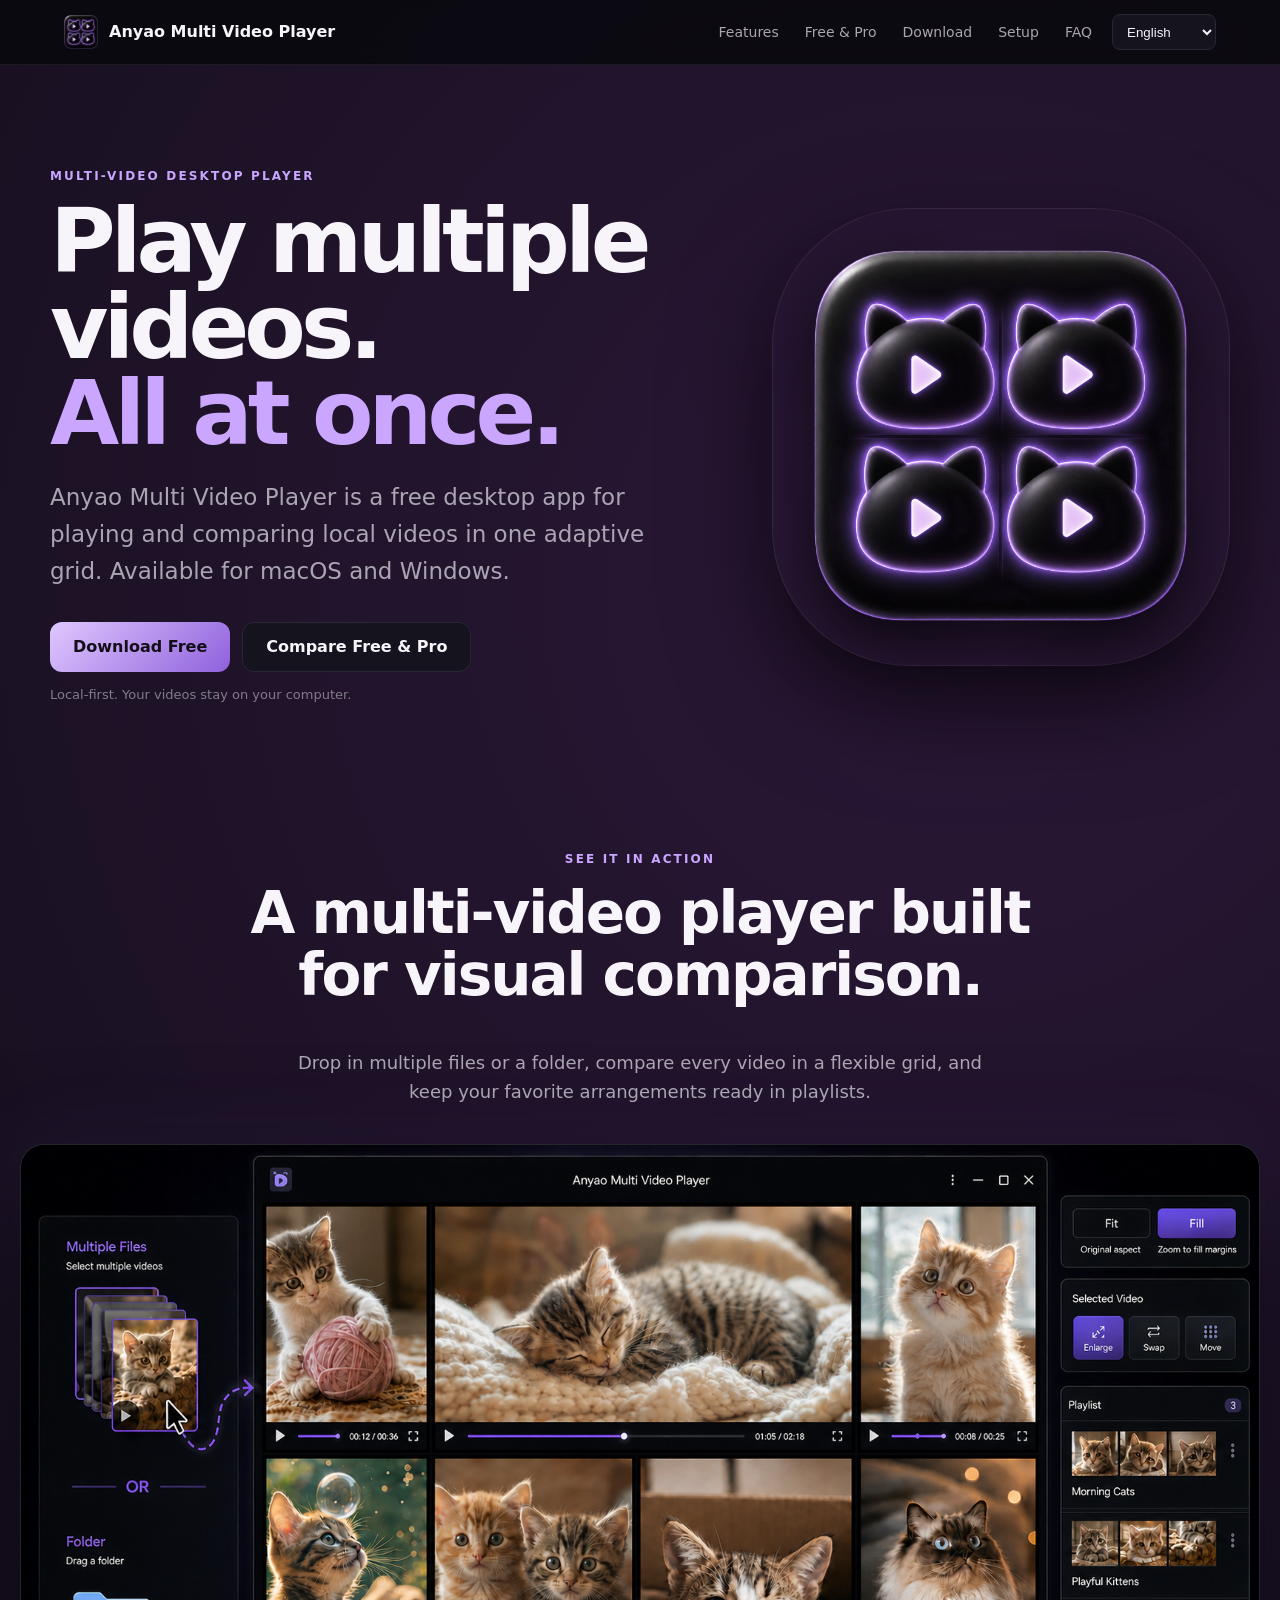
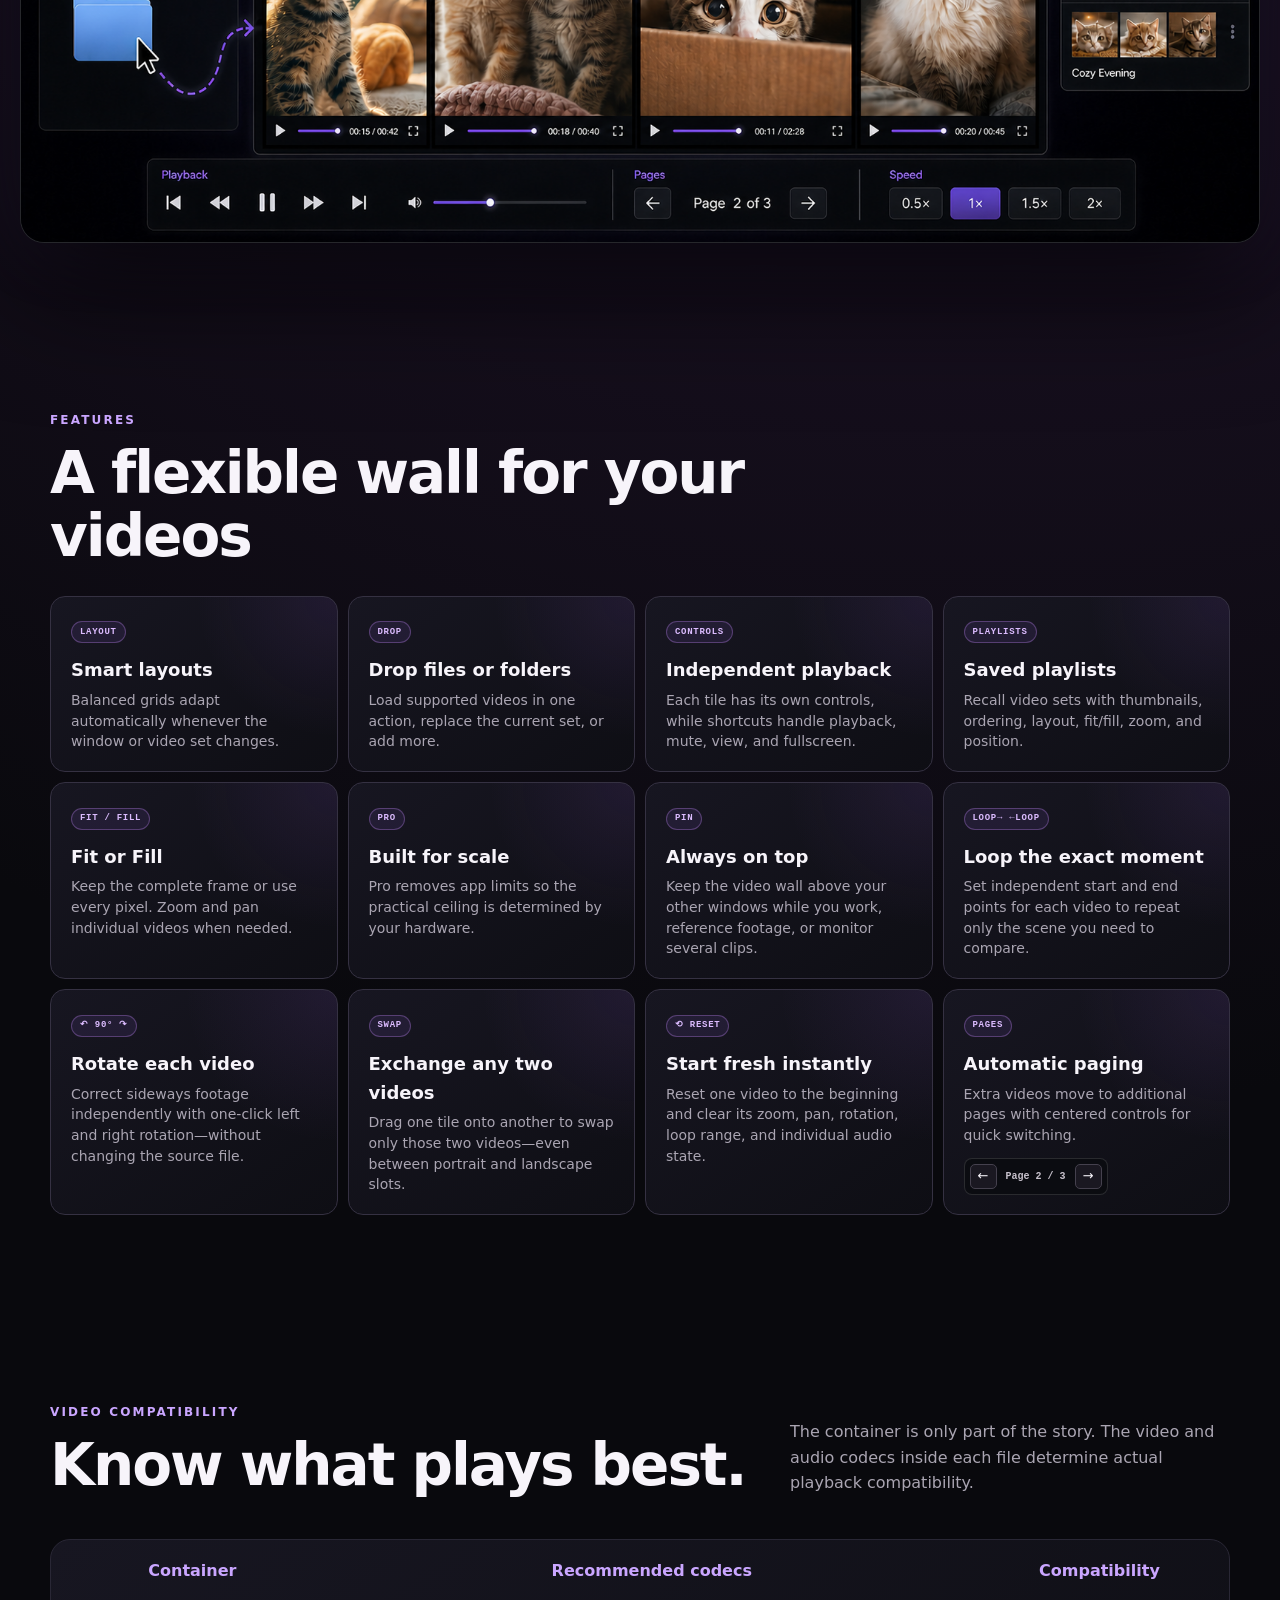
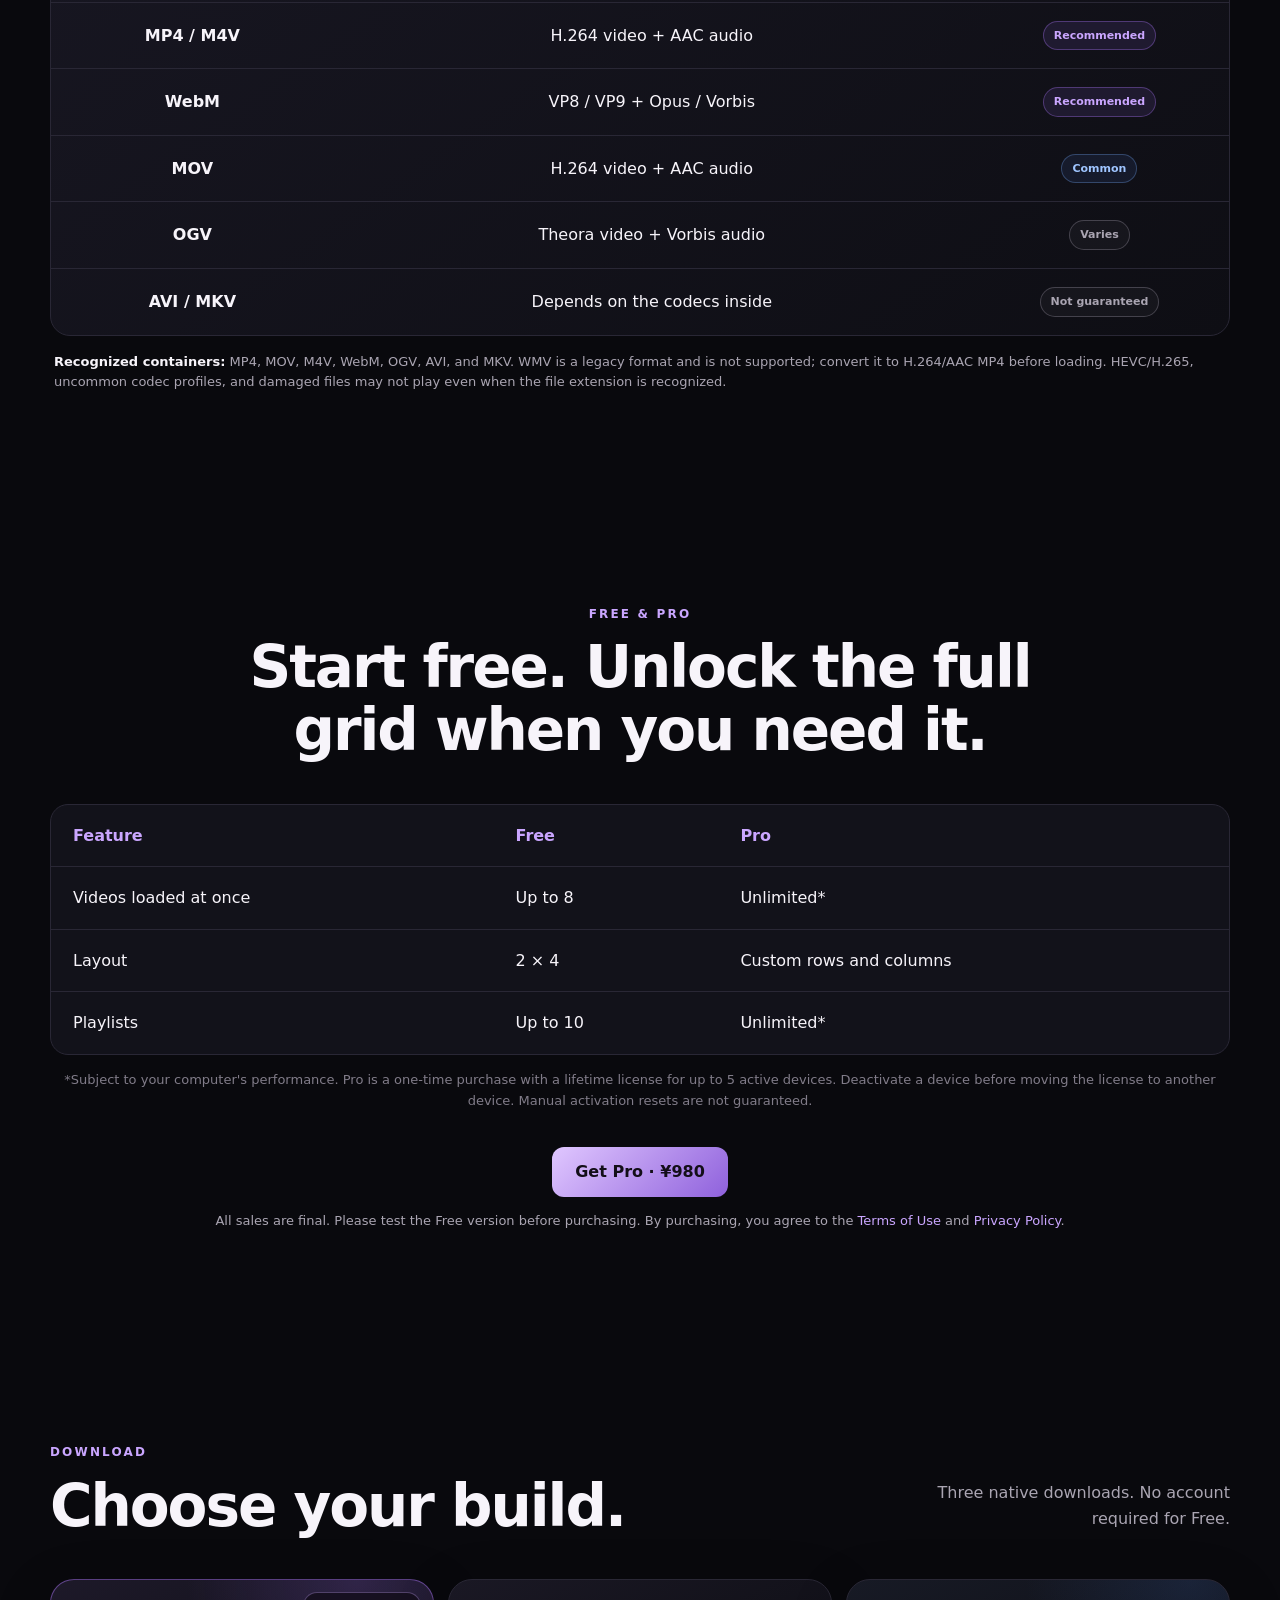
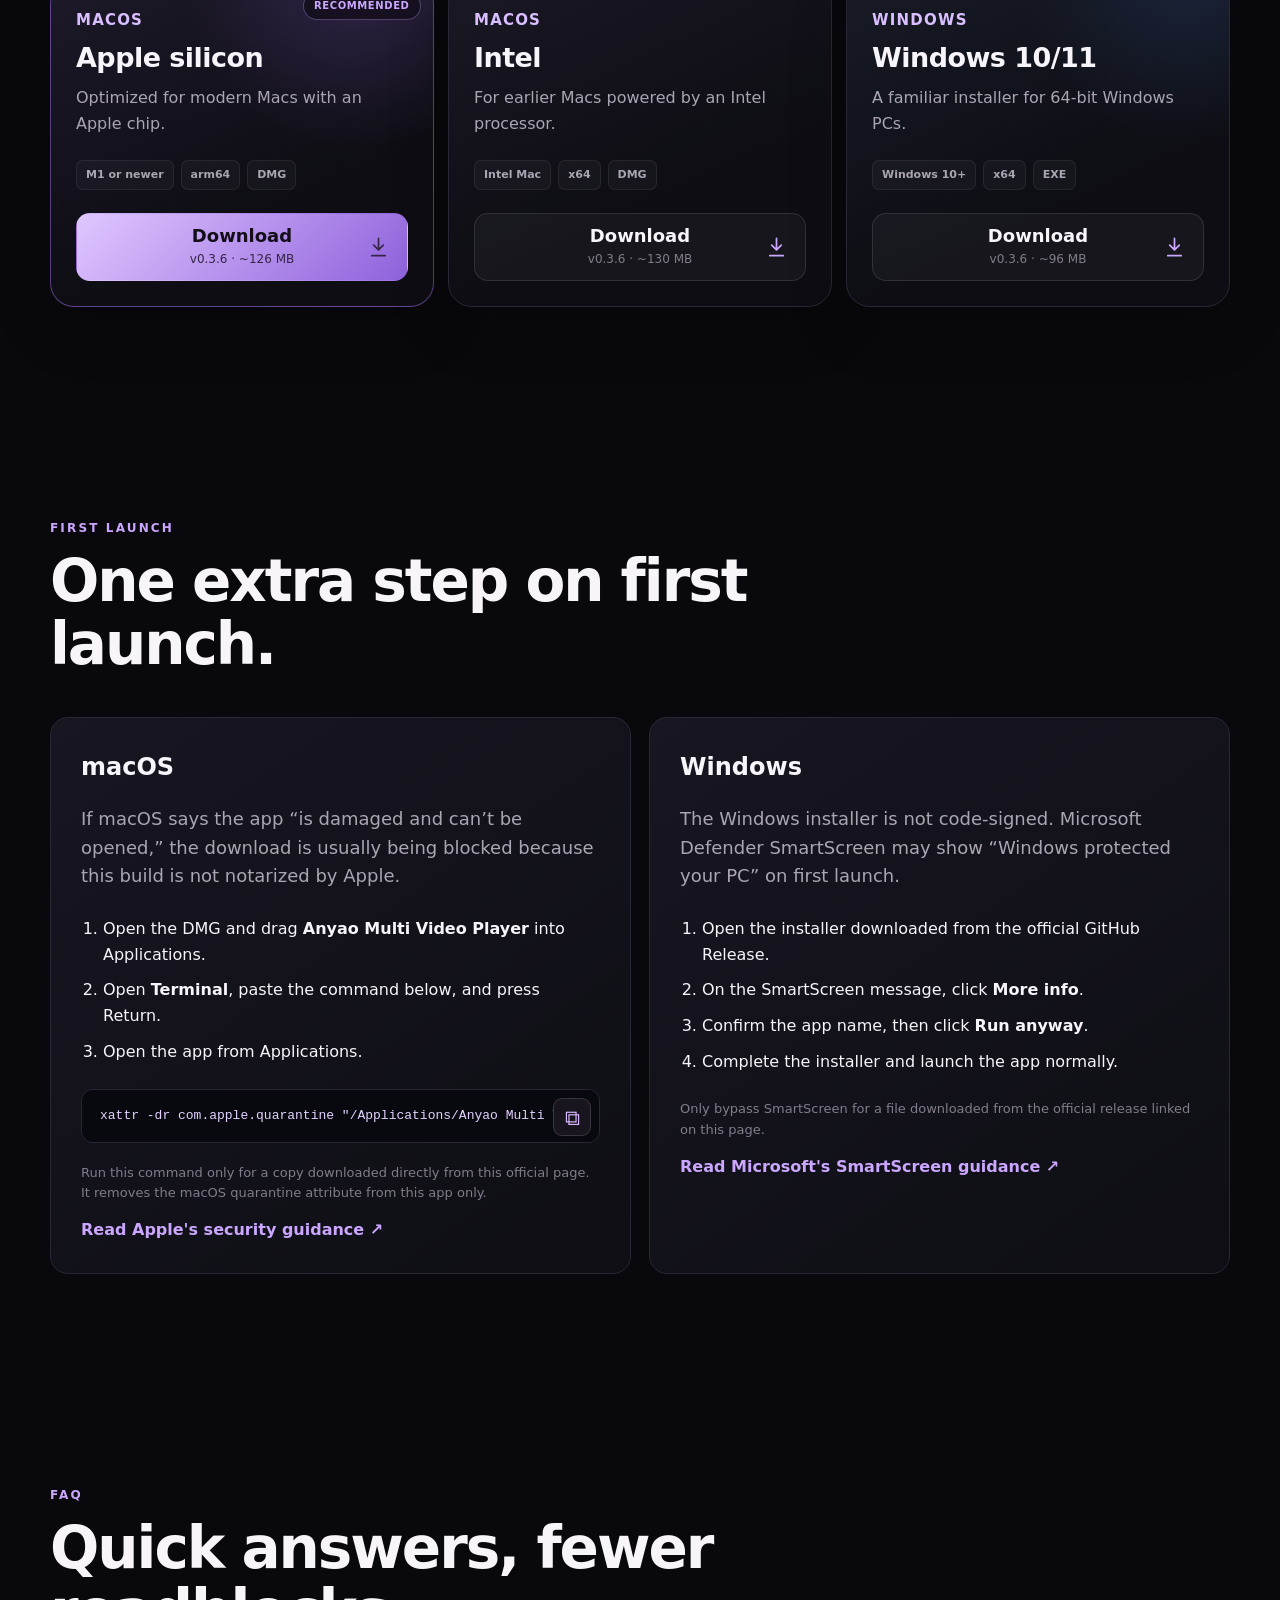
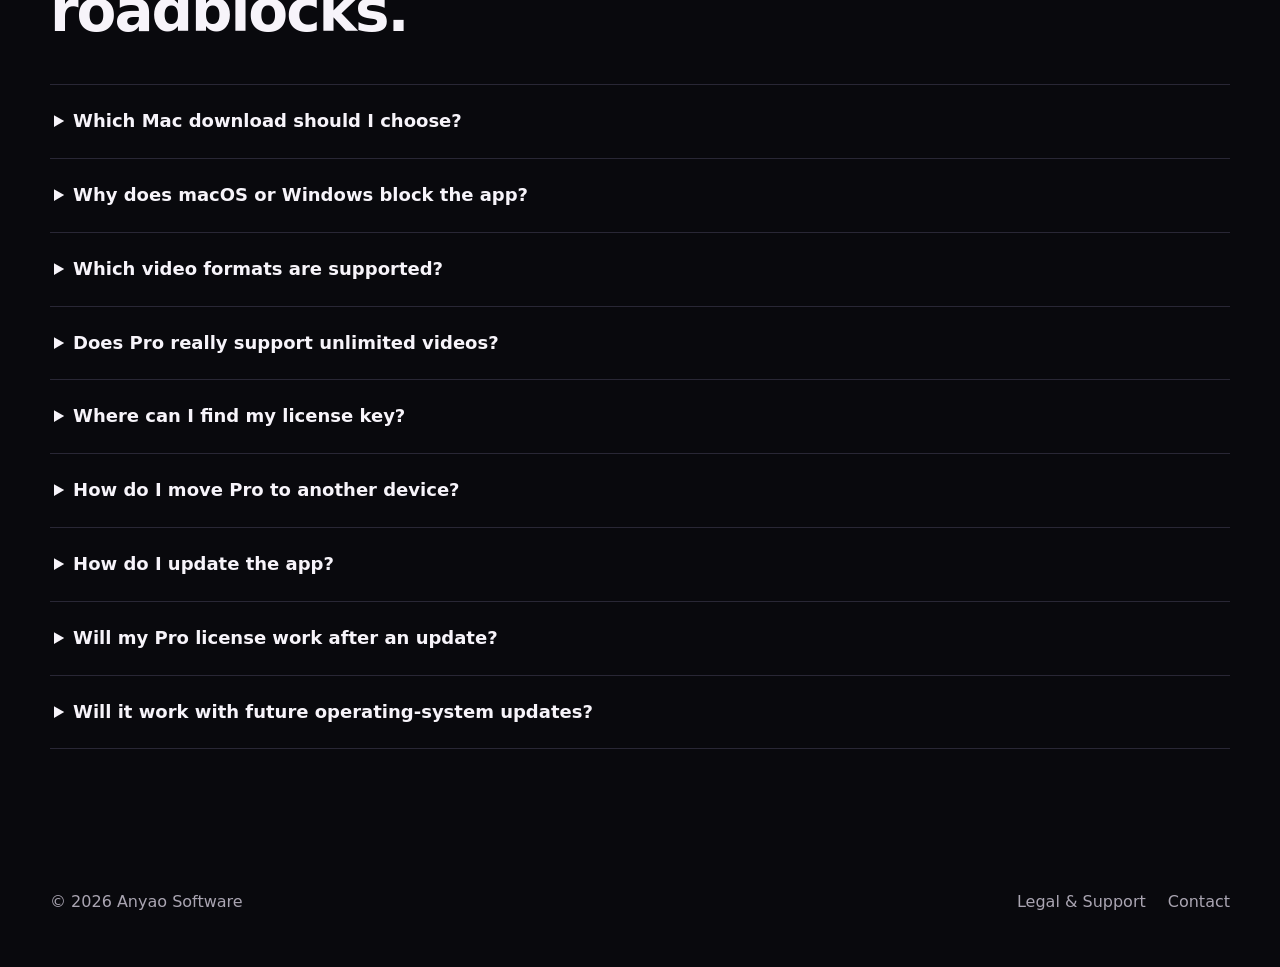
<file: index.html>
<!doctype html>
<html lang="en">
  <head>
    <meta charset="UTF-8" />
    <meta name="viewport" content="width=device-width, initial-scale=1" />
    <meta name="description" content="Play multiple local videos at once with adaptive grids, per-video rotation and looping, saved playlists, and an always-on-top window. Free for Mac and Windows." />
    <meta name="google-site-verification" content="KfYocEQhTSIYEuigC1DOJLBaySNf2OdBuXuCEnFZq0U" />
    <meta name="robots" content="index, follow, max-image-preview:large" />
    <meta name="theme-color" content="#08090c" />
    <title>Multi Video Player for Mac &amp; Windows | Anyao</title>
    <link rel="canonical" href="https://anyao3.github.io/anyao-multi-video-player-site/" />
    <link rel="alternate" hreflang="en" href="https://anyao3.github.io/anyao-multi-video-player-site/" />
    <link rel="alternate" hreflang="ja" href="https://anyao3.github.io/anyao-multi-video-player-site/ja/" />
    <link rel="alternate" hreflang="x-default" href="https://anyao3.github.io/anyao-multi-video-player-site/" />
    <link rel="sitemap" type="application/xml" href="https://anyao3.github.io/anyao-multi-video-player-site/sitemap.xml" />
    <link rel="icon" href="assets/app-icon.png" />
    <link rel="apple-touch-icon" href="assets/app-icon.png" />
    <meta property="og:type" content="website" />
    <meta property="og:locale" content="en_US" />
    <meta property="og:site_name" content="Anyao Multi Video Player" />
    <meta property="og:title" content="Multi Video Player for Mac &amp; Windows | Anyao" />
    <meta property="og:description" content="Compare multiple local videos with rotation, loop ranges, saved layouts, paging, and an always-on-top window." />
    <meta property="og:url" content="https://anyao3.github.io/anyao-multi-video-player-site/" />
    <meta property="og:image" content="https://anyao3.github.io/anyao-multi-video-player-site/assets/app-overview.png" />
    <meta property="og:image:width" content="1672" />
    <meta property="og:image:height" content="941" />
    <meta property="og:image:alt" content="Anyao Multi Video Player displaying several videos together in an adaptive grid" />
    <meta name="twitter:card" content="summary_large_image" />
    <meta name="twitter:title" content="Multi Video Player for Mac &amp; Windows | Anyao" />
    <meta name="twitter:description" content="A local multi-video player with rotation, loop ranges, playlists, paging, and always-on-top PIN mode." />
    <meta name="twitter:image" content="https://anyao3.github.io/anyao-multi-video-player-site/assets/app-overview.png" />
    <meta name="twitter:image:alt" content="Anyao Multi Video Player displaying several videos together in an adaptive grid" />
    <link rel="stylesheet" href="styles.css?v=14" />
    <script src="language.js?v=1"></script>
    <script type="application/ld+json">
      {
        "@context": "https://schema.org",
        "@type": "SoftwareApplication",
        "name": "Anyao Multi Video Player",
        "description": "A local-first desktop application for playing, comparing, rotating, looping, arranging, and paging through multiple videos at once.",
        "url": "https://anyao3.github.io/anyao-multi-video-player-site/",
        "image": "https://anyao3.github.io/anyao-multi-video-player-site/assets/app-overview.png",
        "screenshot": "https://anyao3.github.io/anyao-multi-video-player-site/assets/app-overview.png",
        "applicationCategory": "MultimediaApplication",
        "applicationSubCategory": "Video player",
        "operatingSystem": "macOS, Windows 10, Windows 11",
        "softwareVersion": "0.3.6",
        "isAccessibleForFree": true,
        "offers": {
          "@type": "Offer",
          "name": "Free edition",
          "price": "0",
          "priceCurrency": "JPY",
          "url": "https://anyao3.github.io/anyao-multi-video-player-site/#download",
          "availability": "https://schema.org/InStock"
        },
        "featureList": [
          "Play multiple videos at once",
          "Adaptive portrait and landscape video grids",
          "Independent and global playback controls",
          "Automatic paging for large video sets",
          "Local playlists with thumbnails",
          "Per-video zoom and pan",
          "Per-video 90-degree rotation",
          "Swap videos across portrait and landscape slots",
          "Reset individual videos to their initial state",
          "Per-video loop start and end points",
          "Always-on-top PIN mode",
          "Local-first video processing"
        ],
        "author": {
          "@type": "Organization",
          "name": "Anyao Software",
          "url": "https://anyao3.github.io/anyao-multi-video-player-site/"
        }
      }
    </script>
  </head>
  <body>
    <header class="nav">
      <a class="brand" href="#top"><img src="assets/app-icon.png" alt="" />Anyao Multi Video Player</a>
      <div class="nav-actions"><nav><a href="#features">Features</a><a href="#plans">Free &amp; Pro</a><a href="#download">Download</a><a href="#setup">Setup</a><a href="#faq">FAQ</a></nav><label class="language-picker"><span class="sr-only">Language</span><select data-language-select aria-label="Language"><option value="./" data-language="en">English</option><option value="./ja/" data-language="ja">日本語</option></select></label></div>
    </header>

    <main id="top">
      <section class="hero">
        <div>
          <p class="eyebrow">MULTI-VIDEO DESKTOP PLAYER</p>
          <h1>Play multiple videos.<br /><span>All at once.</span></h1>
          <p class="lead">Anyao Multi Video Player is a free desktop app for playing and comparing local videos in one adaptive grid. Available for macOS and Windows.</p>
          <div class="actions"><a class="button primary download-entry">Download Free</a><a class="button secondary" href="#plans">Compare Free &amp; Pro</a></div>
          <p class="note">Local-first. Your videos stay on your computer.</p>
        </div>
        <div class="visual" aria-label="App icon"><img src="assets/app-icon.png" alt="Four cat faces with play symbols" /></div>
      </section>

      <section class="showcase" aria-labelledby="showcase-title">
        <div class="showcase-copy">
          <p class="eyebrow">SEE IT IN ACTION</p>
          <h2 id="showcase-title">A multi-video player built for visual comparison.</h2>
          <p>Drop in multiple files or a folder, compare every video in a flexible grid, and keep your favorite arrangements ready in playlists.</p>
        </div>
        <figure class="app-overview">
          <img src="assets/app-overview.png" alt="Anyao Multi Video Player showing multiple cat videos in a grid with playback, display, and playlist controls" />
        </figure>
      </section>

      <section id="features" class="section feature-section">
        <p class="eyebrow">FEATURES</p><h2>A flexible wall for your videos</h2>
        <div class="cards">
          <article><span class="feature-tag">LAYOUT</span><h3>Smart layouts</h3><p>Balanced grids adapt automatically whenever the window or video set changes.</p></article>
          <article><span class="feature-tag">DROP</span><h3>Drop files or folders</h3><p>Load supported videos in one action, replace the current set, or add more.</p></article>
          <article><span class="feature-tag">CONTROLS</span><h3>Independent playback</h3><p>Each tile has its own controls, while shortcuts handle playback, mute, view, and fullscreen.</p></article>
          <article><span class="feature-tag">PLAYLISTS</span><h3>Saved playlists</h3><p>Recall video sets with thumbnails, ordering, layout, fit/fill, zoom, and position.</p></article>
          <article><span class="feature-tag">FIT / FILL</span><h3>Fit or Fill</h3><p>Keep the complete frame or use every pixel. Zoom and pan individual videos when needed.</p></article>
          <article><span class="feature-tag">PRO</span><h3>Built for scale</h3><p>Pro removes app limits so the practical ceiling is determined by your hardware.</p></article>
          <article class="feature-highlight"><span class="feature-tag">PIN</span><h3>Always on top</h3><p>Keep the video wall above your other windows while you work, reference footage, or monitor several clips.</p></article>
          <article class="feature-highlight"><span class="feature-tag">LOOP→ ←LOOP</span><h3>Loop the exact moment</h3><p>Set independent start and end points for each video to repeat only the scene you need to compare.</p></article>
          <article class="feature-highlight"><span class="feature-tag">↶ 90° ↷</span><h3>Rotate each video</h3><p>Correct sideways footage independently with one-click left and right rotation—without changing the source file.</p></article>
          <article class="feature-highlight"><span class="feature-tag">SWAP</span><h3>Exchange any two videos</h3><p>Drag one tile onto another to swap only those two videos—even between portrait and landscape slots.</p></article>
          <article class="feature-highlight"><span class="feature-tag">⟲ RESET</span><h3>Start fresh instantly</h3><p>Reset one video to the beginning and clear its zoom, pan, rotation, loop range, and individual audio state.</p></article>
          <article class="paging-feature"><span class="feature-tag">PAGES</span><h3>Automatic paging</h3><p>Extra videos move to additional pages with centered controls for quick switching.</p><div class="pager-demo" aria-label="Example page controls"><span aria-hidden="true">←</span><strong>Page 2 / 3</strong><span aria-hidden="true">→</span></div></article>
        </div>
      </section>

      <section id="formats" class="section formats">
        <div class="formats-heading"><div><p class="eyebrow">VIDEO COMPATIBILITY</p><h2>Know what plays best.</h2></div><p>The container is only part of the story. The video and audio codecs inside each file determine actual playback compatibility.</p></div>
        <div class="format-table-wrap"><table class="format-table"><thead><tr><th>Container</th><th>Recommended codecs</th><th>Compatibility</th></tr></thead><tbody>
          <tr><td><strong>MP4 / M4V</strong></td><td>H.264 video + AAC audio</td><td><span class="compatibility best">Recommended</span></td></tr>
          <tr><td><strong>WebM</strong></td><td>VP8 / VP9 + Opus / Vorbis</td><td><span class="compatibility best">Recommended</span></td></tr>
          <tr><td><strong>MOV</strong></td><td>H.264 video + AAC audio</td><td><span class="compatibility good">Common</span></td></tr>
          <tr><td><strong>OGV</strong></td><td>Theora video + Vorbis audio</td><td><span class="compatibility varies">Varies</span></td></tr>
          <tr><td><strong>AVI / MKV</strong></td><td>Depends on the codecs inside</td><td><span class="compatibility varies">Not guaranteed</span></td></tr>
        </tbody></table></div>
        <p class="format-note"><strong>Recognized containers:</strong> MP4, MOV, M4V, WebM, OGV, AVI, and MKV. WMV is a legacy format and is not supported; convert it to H.264/AAC MP4 before loading. HEVC/H.265, uncommon codec profiles, and damaged files may not play even when the file extension is recognized.</p>
      </section>

      <section id="plans" class="section plans">
        <p class="eyebrow">FREE &amp; PRO</p><h2>Start free. Unlock the full grid when you need it.</h2>
        <div class="table-wrap"><table><thead><tr><th>Feature</th><th>Free</th><th>Pro</th></tr></thead><tbody>
          <tr><td>Videos loaded at once</td><td>Up to 8</td><td>Unlimited*</td></tr>
          <tr><td>Layout</td><td>2 × 4</td><td>Custom rows and columns</td></tr>
          <tr><td>Playlists</td><td>Up to 10</td><td>Unlimited*</td></tr>
        </tbody></table></div>
        <p class="note">*Subject to your computer's performance. Pro is a one-time purchase with a lifetime license for up to 5 active devices. Deactivate a device before moving the license to another device. Manual activation resets are not guaranteed.</p>
        <a class="button primary buy-link">Get Pro · ¥980</a>
        <p class="legal-note">All sales are final. Please test the Free version before purchasing. By purchasing, you agree to the <a href="legal.html#terms">Terms of Use</a> and <a href="legal.html#privacy">Privacy Policy</a>.</p>
      </section>

      <section id="download" class="section downloads">
        <div class="download-heading"><div><p class="eyebrow">DOWNLOAD</p><h2>Choose your build.</h2></div><p>Three native downloads. No account required for Free.</p></div>
        <div class="download-grid">
          <article class="download-card featured">
            <span class="recommended">Recommended</span>
            <div><span class="platform">macOS</span><h3>Apple silicon</h3><p>Optimized for modern Macs with an Apple chip.</p></div>
            <div class="download-meta"><span>M1 or newer</span><span>arm64</span><span>DMG</span></div>
            <a class="download-cta download-mac-arm64"><span>Download</span><small>v0.3.6 · ~126 MB</small><svg aria-hidden="true" viewBox="0 0 24 24"><path d="M12 3v12m0 0 5-5m-5 5-5-5M5 21h14" /></svg></a>
          </article>
          <article class="download-card">
            <div><span class="platform">macOS</span><h3>Intel</h3><p>For earlier Macs powered by an Intel processor.</p></div>
            <div class="download-meta"><span>Intel Mac</span><span>x64</span><span>DMG</span></div>
            <a class="download-cta download-mac-x64"><span>Download</span><small>v0.3.6 · ~130 MB</small><svg aria-hidden="true" viewBox="0 0 24 24"><path d="M12 3v12m0 0 5-5m-5 5-5-5M5 21h14" /></svg></a>
          </article>
          <article class="download-card windows-card">
            <div><span class="platform">Windows</span><h3>Windows 10/11</h3><p>A familiar installer for 64-bit Windows PCs.</p></div>
            <div class="download-meta"><span>Windows 10+</span><span>x64</span><span>EXE</span></div>
            <a class="download-cta download-windows"><span>Download</span><small>v0.3.6 · ~96 MB</small><svg aria-hidden="true" viewBox="0 0 24 24"><path d="M12 3v12m0 0 5-5m-5 5-5-5M5 21h14" /></svg></a>
          </article>
        </div>
      </section>

      <section id="setup" class="section setup-section">
        <p class="eyebrow">FIRST LAUNCH</p>
        <h2>One extra step on first launch.</h2>
        <div class="setup-grid">
          <div class="setup-copy">
            <h3>macOS</h3>
            <p>If macOS says the app “is damaged and can’t be opened,” the download is usually being blocked because this build is not notarized by Apple.</p>
            <ol>
              <li>Open the DMG and drag <strong>Anyao Multi Video Player</strong> into Applications.</li>
              <li>Open <strong>Terminal</strong>, paste the command below, and press Return.</li>
              <li>Open the app from Applications.</li>
            </ol>
            <div class="command-block">
              <pre class="command"><code id="setup-mac-command">xattr -dr com.apple.quarantine "/Applications/Anyao Multi Video Player.app"</code></pre>
              <button type="button" class="command-copy-button" data-copy-target="setup-mac-command" aria-label="Copy Terminal command" title="Copy command"><span aria-hidden="true">⧉</span></button>
            </div>
            <p class="note">Run this command only for a copy downloaded directly from this official page. It removes the macOS quarantine attribute from this app only.</p>
            <a class="text-link" href="https://support.apple.com/102445" target="_blank" rel="noreferrer">Read Apple's security guidance ↗</a>
          </div>
          <div class="setup-copy">
            <h3>Windows</h3>
            <p>The Windows installer is not code-signed. Microsoft Defender SmartScreen may show “Windows protected your PC” on first launch.</p>
            <ol>
              <li>Open the installer downloaded from the official GitHub Release.</li>
              <li>On the SmartScreen message, click <strong>More info</strong>.</li>
              <li>Confirm the app name, then click <strong>Run anyway</strong>.</li>
              <li>Complete the installer and launch the app normally.</li>
            </ol>
            <p class="note">Only bypass SmartScreen for a file downloaded from the official release linked on this page.</p>
            <a class="text-link" href="https://support.microsoft.com/windows/help-protect-my-pc-with-microsoft-defender-smartscreen-1c9a874a-6826-be5e-0c7b-1306e15b2271" target="_blank" rel="noreferrer">Read Microsoft's SmartScreen guidance ↗</a>
          </div>
        </div>
      </section>

      <section id="faq" class="section faq">
        <p class="eyebrow">FAQ</p><h2>Quick answers, fewer roadblocks.</h2>
        <div class="faq-list">
          <details><summary>Which Mac download should I choose?</summary><p>Choose arm64 for Apple silicon (M1 or newer) and x64 for an Intel Mac. Check Apple menu → About This Mac if you are unsure.</p></details>
          <details><summary>Why does macOS or Windows block the app?</summary><p>The builds are not registered or notarized with Apple and Microsoft. If macOS says the app is damaged, copy it to Applications and run the Terminal command in the <a href="#setup">first-launch instructions</a>. On Windows, select <strong>More info → Run anyway</strong>. Follow these steps only for files downloaded directly from this official page.</p></details>
          <details><summary>Which video formats are supported?</summary><p>See the <a href="#formats">Video Compatibility table</a> above. MP4 or M4V with H.264/AAC and WebM with VP8/VP9 are recommended; playback of every codec is not guaranteed. WMV is not supported and should be converted to H.264/AAC MP4.</p></details>
          <details><summary>Does Pro really support unlimited videos?</summary><p>Pro removes the app's numeric limit. The practical number of simultaneous videos depends on your computer, available memory, GPU, video resolution, bitrate, and codec.</p></details>
          <details><summary>Where can I find my license key?</summary><p>Use the link in your Polar purchase email or sign in to the <a href="https://polar.sh/purchases" target="_blank" rel="noreferrer">Polar customer portal</a> with the email address used at checkout. Your purchase includes the Pro license key.</p></details>
          <details><summary>How do I move Pro to another device?</summary><p>Open the license screen on the old device and select Deactivate License before activating the new device. Up to five devices can be active at once. Manual activation resets are not guaranteed.</p></details>
          <details><summary>How do I update the app?</summary><p>Quit the app and download the latest build for your computer. On macOS, open the new DMG, drag the app to Applications, and choose <strong>Replace</strong>. On Windows, run the new installer over the existing installation. Do not uninstall the old version or deactivate your license first. Your Pro license and local settings should remain available after an in-place update. If Pro is not recognized, activate it again with the same license key from the <a href="https://polar.sh/purchases" target="_blank" rel="noreferrer">Polar customer portal</a>. Because the builds are unsigned, your operating system may show the first-launch warning again after an update.</p></details>
          <details><summary>Will my Pro license work after an update?</summary><p>Yes. Updating Anyao Multi Video Player does not require another purchase, and your existing Pro license remains valid. Available updates may be installed at no additional charge, but future updates, new features, and continued operating-system compatibility are not guaranteed.</p></details>
          <details><summary>Will it work with future operating-system updates?</summary><p>Continued compatibility with future macOS or Windows versions is not guaranteed. Updates and fixes may be provided on a reasonable-efforts basis, without a guaranteed schedule.</p></details>
        </div>
      </section>
    </main>

    <dialog class="mac-download-dialog" id="mac-download-dialog" aria-labelledby="mac-dialog-title">
      <form method="dialog"><button class="dialog-close" aria-label="Close">×</button></form>
      <p class="eyebrow">BEFORE YOU INSTALL</p>
      <h2 id="mac-dialog-title">One command may be required.</h2>
      <p>Because this build is not notarized by Apple, macOS may say the app “is damaged.” After dragging the app into Applications, open Terminal and run:</p>
      <pre class="command"><code id="mac-command">xattr -dr com.apple.quarantine "/Applications/Anyao Multi Video Player.app"</code></pre>
      <p class="dialog-note">Only run this command for the app downloaded directly from this official page.</p>
      <div class="dialog-actions">
        <button type="button" class="copy-command" data-copy-target="mac-command">Copy command</button>
        <a class="dialog-download" href="#">Download DMG</a>
      </div>
      <a class="dialog-help" href="#setup">View full first-launch instructions ↓</a>
    </dialog>

    <footer><span>© 2026 Anyao Software</span><div class="footer-links"><a href="legal.html">Legal &amp; Support</a><a href="mailto:anyao.support@gmail.com">Contact</a></div></footer>
    <script src="site-config.js?v=7"></script>
  </body>
</html>
</file>
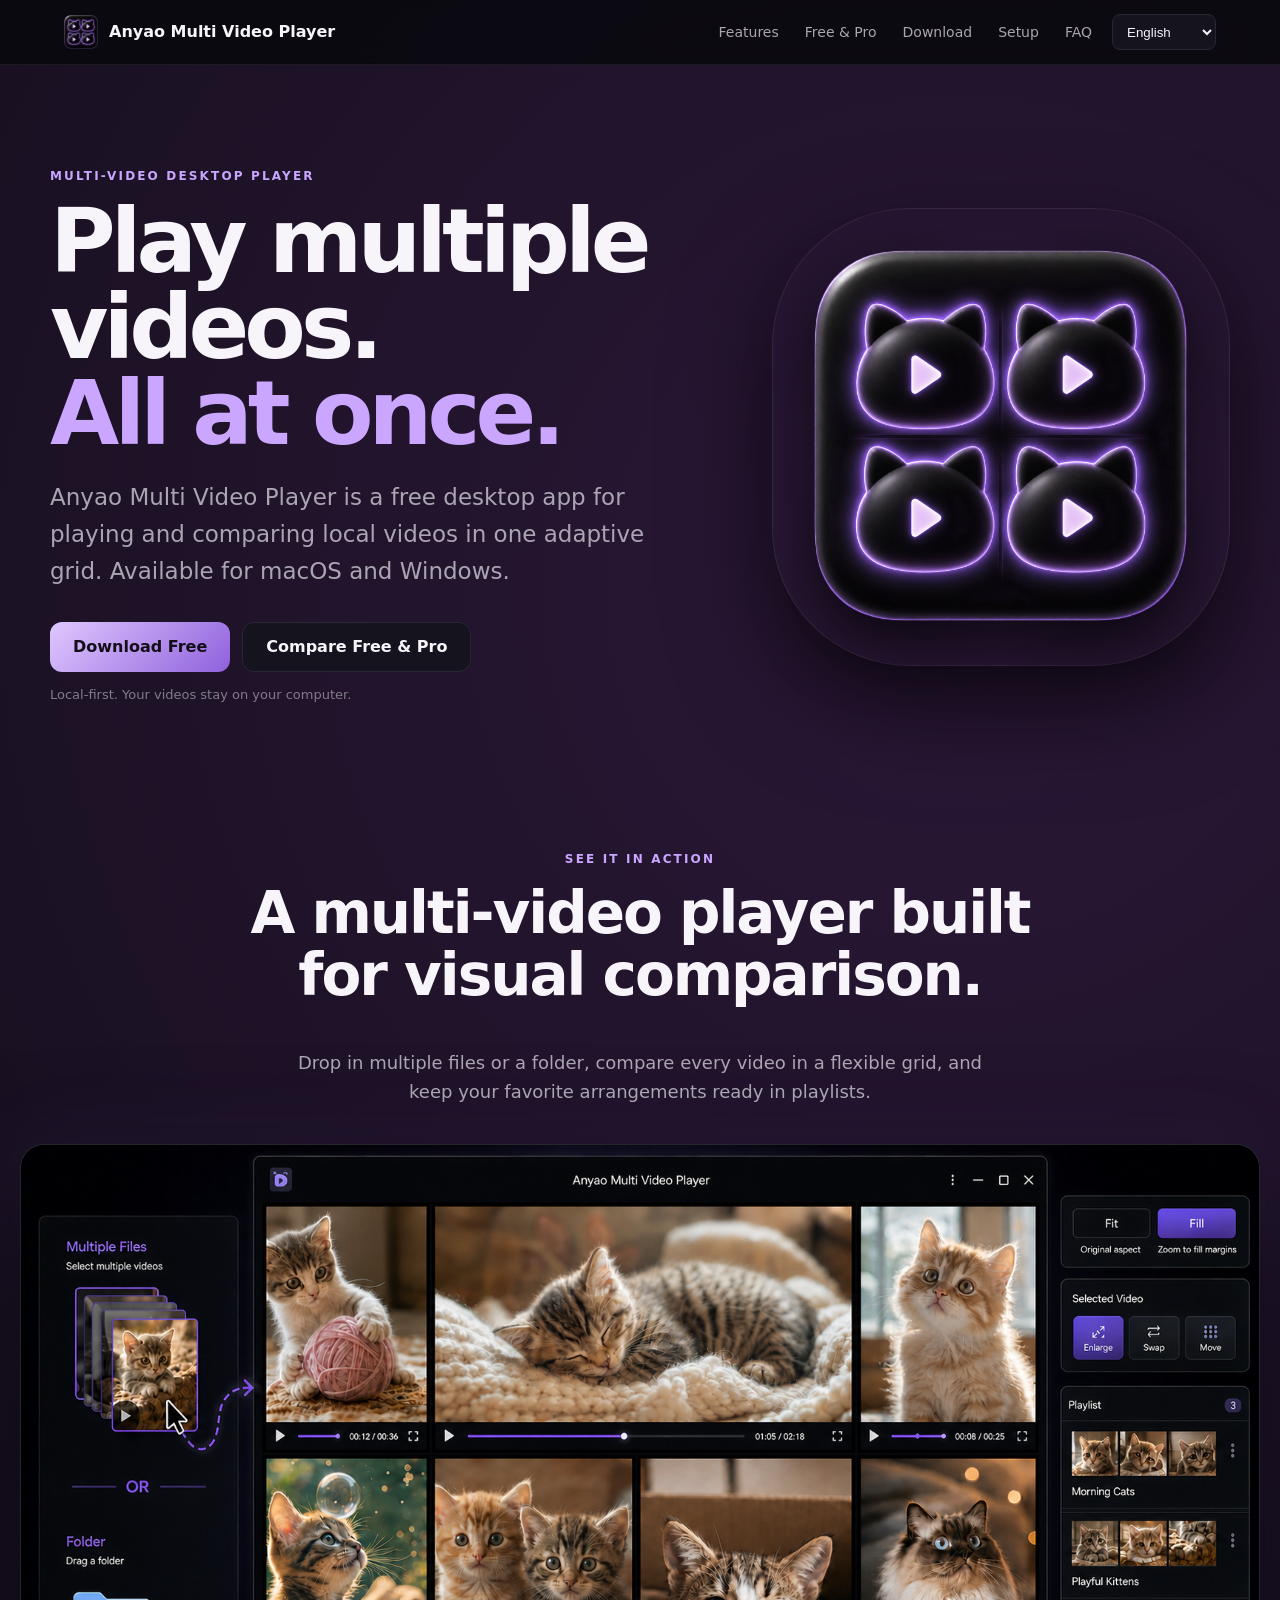
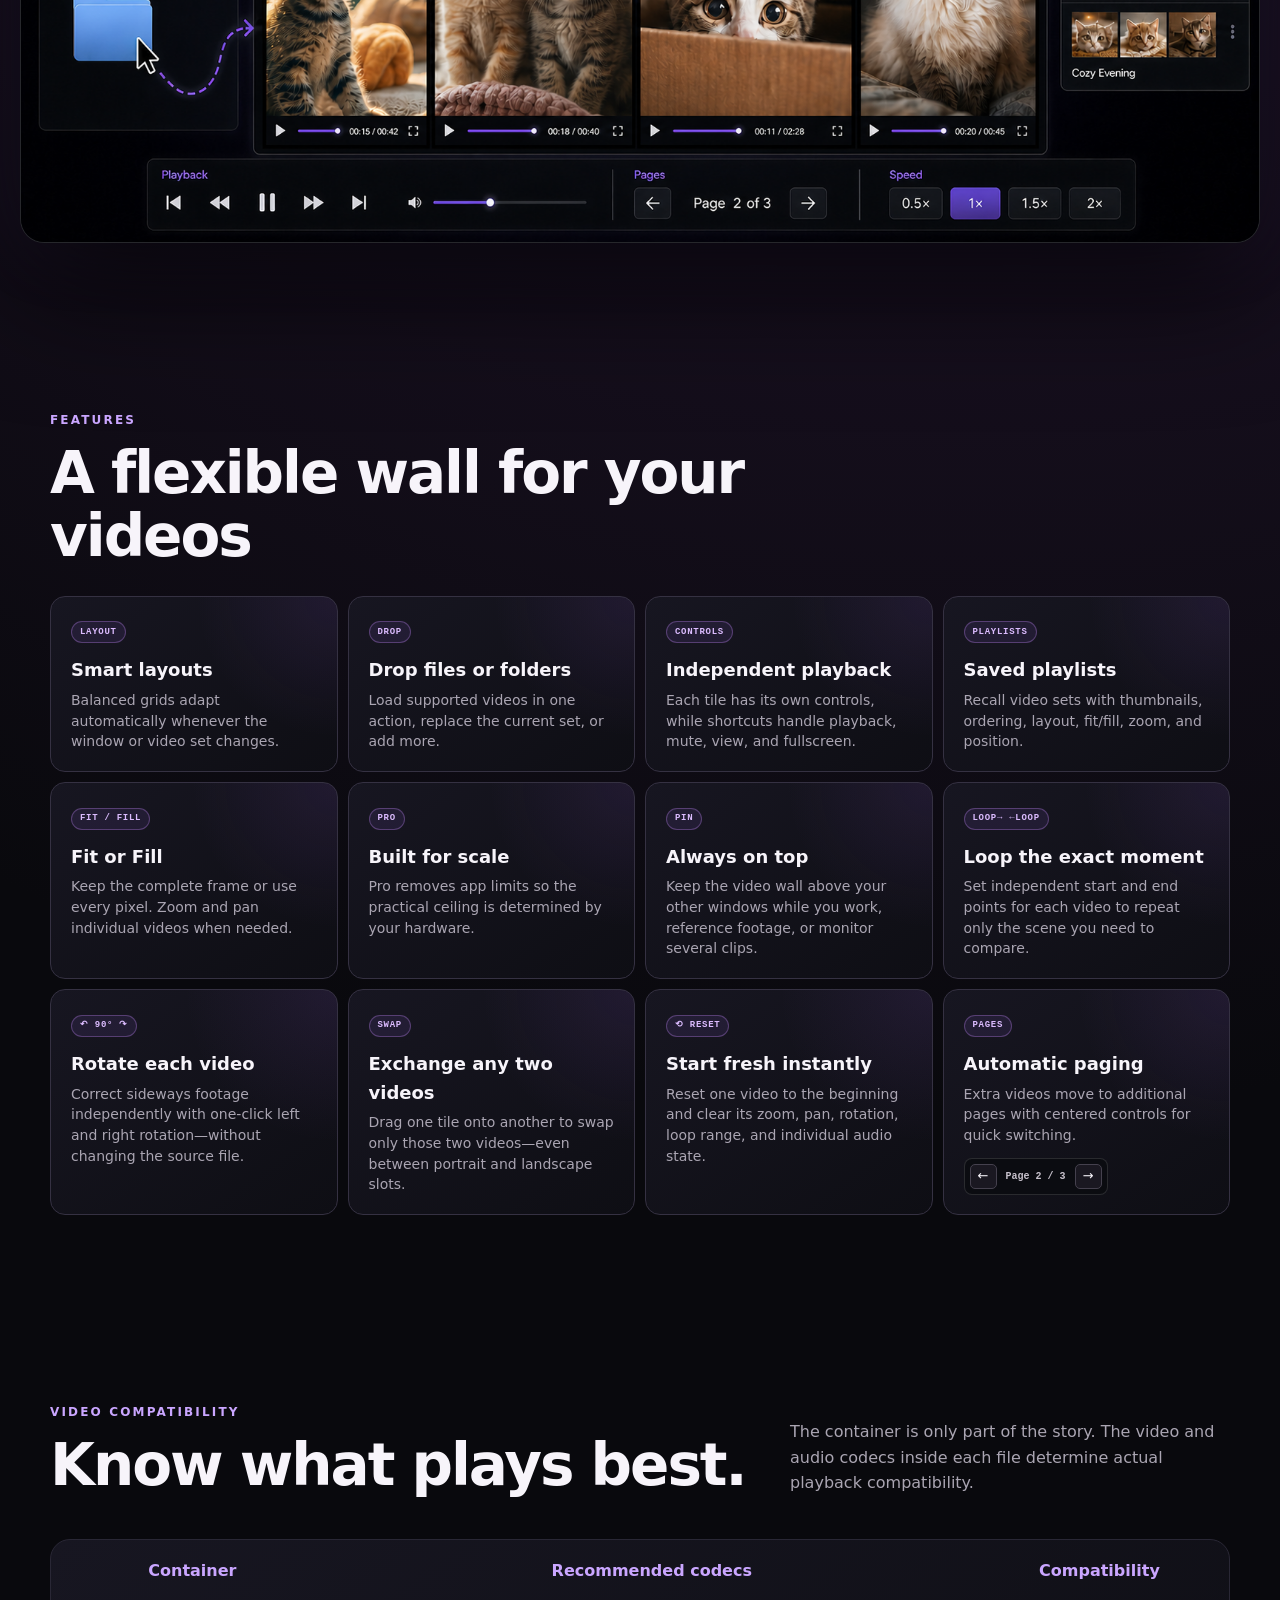
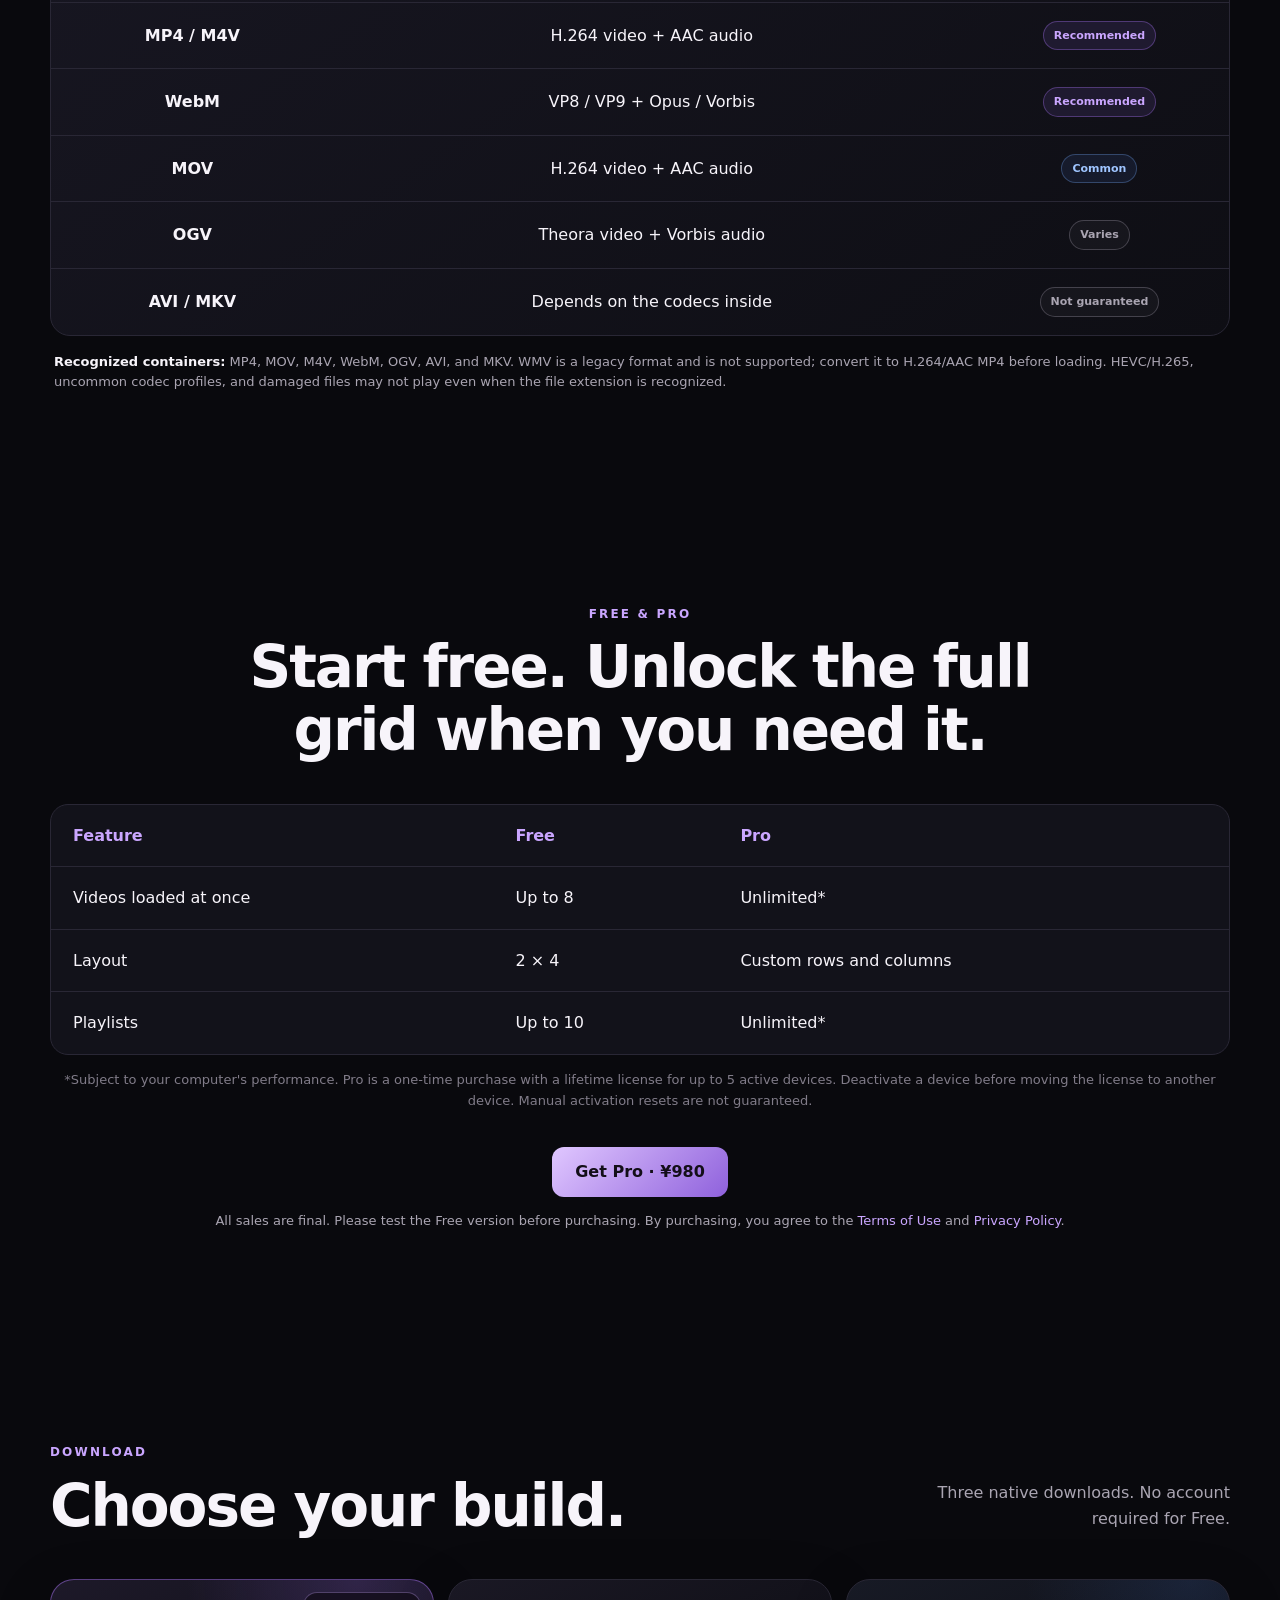
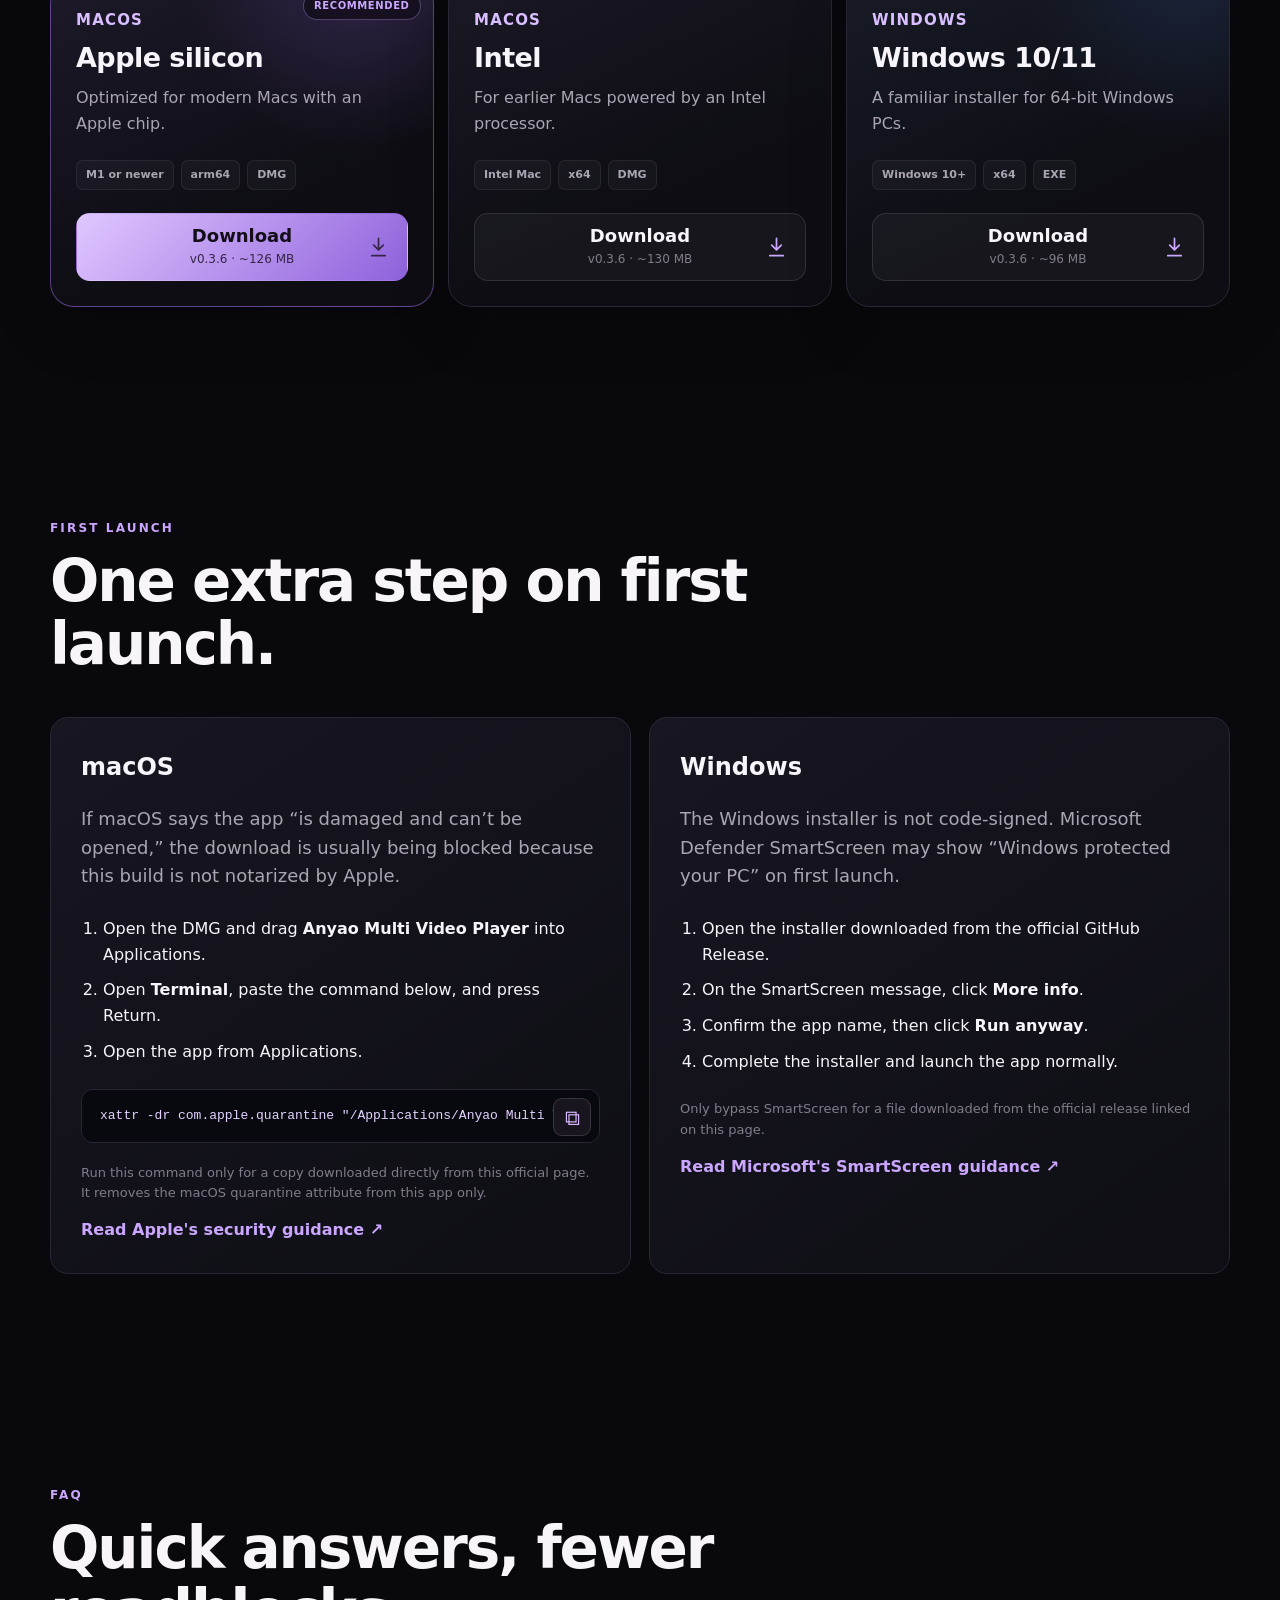
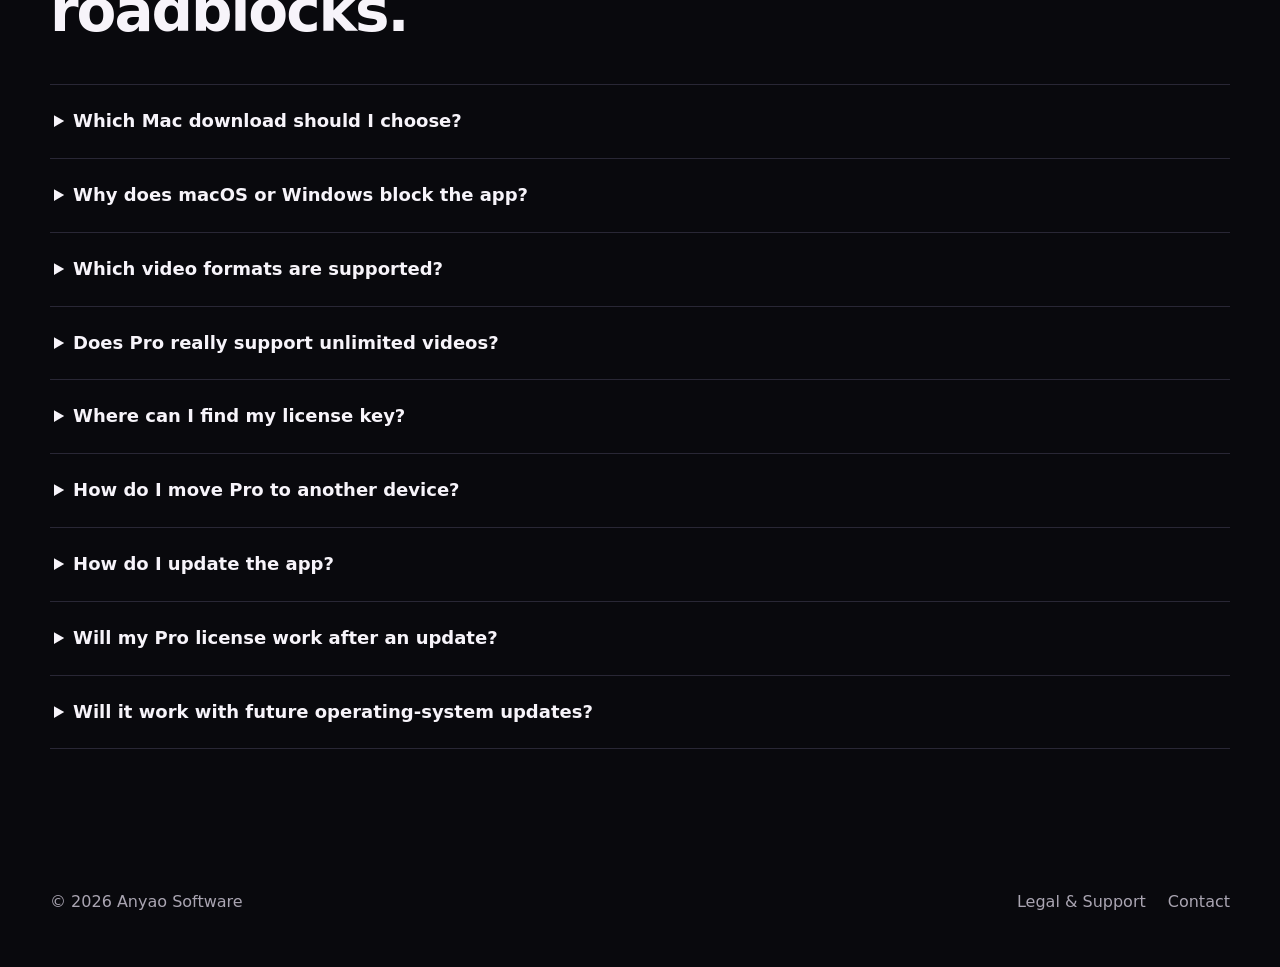
<file: ja/index.html>
<!doctype html>
<html lang="ja">
  <head>
    <meta charset="UTF-8" />
    <meta name="viewport" content="width=device-width, initial-scale=1" />
    <meta name="description" content="複数のローカル動画を同時再生・比較できるMac・Windows向け無料デスクトップアプリ。自動グリッド、動画ごとのループ・回転、プレイリスト保存に対応。" />
    <meta name="robots" content="index, follow, max-image-preview:large" />
    <meta name="theme-color" content="#08090c" />
    <title>複数動画を同時再生・比較 | Anyao Multi Video Player</title>
    <link rel="canonical" href="https://anyao3.github.io/anyao-multi-video-player-site/ja/" />
    <link rel="alternate" hreflang="en" href="https://anyao3.github.io/anyao-multi-video-player-site/" />
    <link rel="alternate" hreflang="ja" href="https://anyao3.github.io/anyao-multi-video-player-site/ja/" />
    <link rel="alternate" hreflang="x-default" href="https://anyao3.github.io/anyao-multi-video-player-site/" />
    <link rel="sitemap" type="application/xml" href="https://anyao3.github.io/anyao-multi-video-player-site/sitemap.xml" />
    <link rel="icon" href="../assets/app-icon.png" />
    <link rel="apple-touch-icon" href="../assets/app-icon.png" />
    <meta property="og:type" content="website" />
    <meta property="og:locale" content="ja_JP" />
    <meta property="og:locale:alternate" content="en_US" />
    <meta property="og:site_name" content="Anyao Multi Video Player" />
    <meta property="og:title" content="複数動画を同時再生・比較 | Anyao Multi Video Player" />
    <meta property="og:description" content="複数のローカル動画を、自動グリッド・個別ループ・回転・プレイリストで効率よく比較。" />
    <meta property="og:url" content="https://anyao3.github.io/anyao-multi-video-player-site/ja/" />
    <meta property="og:image" content="https://anyao3.github.io/anyao-multi-video-player-site/assets/app-overview.png" />
    <meta property="og:image:alt" content="複数の動画をグリッド表示するAnyao Multi Video Player" />
    <meta name="twitter:card" content="summary_large_image" />
    <meta name="twitter:title" content="複数動画を同時再生・比較 | Anyao" />
    <meta name="twitter:description" content="ローカル動画をまとめて比較できるMac・Windows向けマルチ動画プレイヤー。" />
    <meta name="twitter:image" content="https://anyao3.github.io/anyao-multi-video-player-site/assets/app-overview.png" />
    <link rel="stylesheet" href="../styles.css?v=14" />
    <script src="../language.js?v=1"></script>
    <script type="application/ld+json">
      {
        "@context": "https://schema.org",
        "@type": "SoftwareApplication",
        "name": "Anyao Multi Video Player",
        "description": "複数のローカル動画を同時に再生・比較・回転・ループ・配置できるデスクトップアプリケーション。",
        "url": "https://anyao3.github.io/anyao-multi-video-player-site/ja/",
        "applicationCategory": "MultimediaApplication",
        "operatingSystem": "macOS, Windows 10, Windows 11",
        "softwareVersion": "0.3.6",
        "isAccessibleForFree": true,
        "offers": { "@type": "Offer", "name": "無料版", "price": "0", "priceCurrency": "JPY", "availability": "https://schema.org/InStock" },
        "author": { "@type": "Organization", "name": "Anyao Software" }
      }
    </script>
  </head>
  <body>
    <header class="nav">
      <a class="brand" href="#top"><img src="../assets/app-icon.png" alt="" />Anyao Multi Video Player</a>
      <div class="nav-actions"><nav><a href="#features">機能</a><a href="#plans">無料版・Pro</a><a href="#download">ダウンロード</a><a href="#setup">初回起動</a><a href="#faq">FAQ</a></nav><label class="language-picker"><span class="sr-only">言語</span><select data-language-select aria-label="言語"><option value="../" data-language="en">English</option><option value="./" data-language="ja">日本語</option></select></label></div>
    </header>

    <main id="top">
      <section class="hero">
        <div>
          <p class="eyebrow">マルチ動画デスクトッププレイヤー</p>
          <h1>複数の動画を、<br /><span>同時に再生。</span></h1>
          <p class="lead">ローカル動画を1つの自動グリッドで再生・比較できる無料デスクトップアプリです。macOSとWindowsに対応しています。</p>
          <div class="actions"><a class="button primary download-entry">無料でダウンロード</a><a class="button secondary" href="#plans">無料版とProを比較</a></div>
          <p class="note">ローカル完結。動画ファイルが外部へアップロードされることはありません。</p>
        </div>
        <div class="visual" aria-label="アプリアイコン"><img src="../assets/app-icon.png" alt="再生マークの付いた4匹の猫" /></div>
      </section>

      <section class="showcase" aria-labelledby="showcase-title">
        <div class="showcase-copy"><p class="eyebrow">画面イメージ</p><h2 id="showcase-title">動画比較のためにつくられたマルチ動画プレイヤー。</h2><p>複数ファイルやフォルダを追加し、柔軟なグリッドで比較。よく使う構成はプレイリストとしてすぐに呼び出せます。</p></div>
        <figure class="app-overview"><img src="../assets/app-overview.png" alt="複数動画を並べて表示したアプリ画面" /></figure>
      </section>

      <section id="features" class="section feature-section">
        <p class="eyebrow">主な機能</p><h2>動画に合わせて変化する、柔軟なビデオウォール</h2>
        <div class="cards">
          <article><span class="feature-tag">レイアウト</span><h3>自動グリッド</h3><p>ウインドウサイズや動画構成に合わせて、縦動画と横動画を効率よく配置します。</p></article>
          <article><span class="feature-tag">ドロップ</span><h3>ファイル・フォルダ対応</h3><p>まとめて追加、新規プレイリスト、ドロップ先1本だけの置換を選べます。</p></article>
          <article><span class="feature-tag">個別操作</span><h3>動画ごとのコントロール</h3><p>再生、音量、シーク、ループ、回転、ズームを各動画で個別に操作できます。</p></article>
          <article><span class="feature-tag">プレイリスト</span><h3>構成をそのまま保存</h3><p>並び順、サムネイル、ループ、回転、表示比率までローカルに保存します。</p></article>
          <article><span class="feature-tag">FIT / FILL</span><h3>全体表示・画面充填</h3><p>フレーム全体を表示するか、タイル全体を使うかを切り替えられます。</p></article>
          <article><span class="feature-tag">PRO</span><h3>大規模な比較にも</h3><p>Proでは動画数・プレイリスト数のアプリ上限を解除し、グリッドを細かく設定できます。</p></article>
          <article class="feature-highlight"><span class="feature-tag">PIN</span><h3>常に手前に表示</h3><p>ほかの作業をしながら、動画ウォールを前面に固定できます。</p></article>
          <article class="feature-highlight"><span class="feature-tag">LOOP→ ←LOOP</span><h3>必要な場面だけループ</h3><p>各動画に開始・終了位置を設定し、比較したい区間だけを繰り返せます。</p></article>
          <article class="feature-highlight"><span class="feature-tag">↶ 90° ↷</span><h3>動画ごとに回転</h3><p>元ファイルを変更せず、横向きの動画を左右90度単位で修正できます。</p></article>
          <article class="feature-highlight"><span class="feature-tag">SWAP</span><h3>ドラッグで位置交換</h3><p>縦動画・横動画の枠をまたいで、2つの動画の位置を交換できます。</p></article>
          <article class="feature-highlight"><span class="feature-tag">GRID</span><h3>境界をドラッグ</h3><p>行や列の境界を動かし、見たい動画へ必要なスペースを配分できます。</p></article>
          <article class="paging-feature"><span class="feature-tag">ページ</span><h3>自動ページ分け</h3><p>画面に収まらない動画は追加ページへ自動配置されます。</p><div class="pager-demo" aria-label="ページ操作の例"><span aria-hidden="true">←</span><strong>Page 2 / 3</strong><span aria-hidden="true">→</span></div></article>
        </div>
      </section>

      <section id="formats" class="section formats">
        <div class="formats-heading"><div><p class="eyebrow">動画互換性</p><h2>再生しやすい形式</h2></div><p>拡張子だけでなく、ファイル内部の映像・音声コーデックによって実際の再生可否が決まります。</p></div>
        <div class="format-table-wrap"><table class="format-table"><thead><tr><th>形式</th><th>推奨コーデック</th><th>目安</th></tr></thead><tbody>
          <tr><td><strong>MP4 / M4V</strong></td><td>H.264 + AAC</td><td><span class="compatibility best">推奨</span></td></tr>
          <tr><td><strong>WebM</strong></td><td>VP8 / VP9 + Opus / Vorbis</td><td><span class="compatibility best">推奨</span></td></tr>
          <tr><td><strong>MOV</strong></td><td>H.264 + AAC</td><td><span class="compatibility good">一般的</span></td></tr>
          <tr><td><strong>OGV</strong></td><td>Theora + Vorbis</td><td><span class="compatibility varies">環境依存</span></td></tr>
          <tr><td><strong>AVI / MKV</strong></td><td>内部コーデックによる</td><td><span class="compatibility varies">保証なし</span></td></tr>
        </tbody></table></div>
        <p class="format-note"><strong>認識するコンテナ：</strong>MP4、MOV、M4V、WebM、OGV、AVI、MKV。WMVは非対応です。HEVC/H.265、特殊なプロファイル、破損ファイルは拡張子が対応していても再生できない場合があります。</p>
      </section>

      <section id="plans" class="section plans">
        <p class="eyebrow">無料版・PRO</p><h2>まず無料で試し、必要になったら上限を解除。</h2>
        <div class="table-wrap"><table><thead><tr><th>機能</th><th>無料版</th><th>Pro</th></tr></thead><tbody>
          <tr><td>同時に読み込める動画</td><td>最大8本</td><td>アプリ上限なし*</td></tr>
          <tr><td>グリッド</td><td>2 × 4固定</td><td>ページ数・行・列を設定可能</td></tr>
          <tr><td>保存プレイリスト</td><td>最大10件</td><td>アプリ上限なし*</td></tr>
        </tbody></table></div>
        <p class="note">*実際の上限はパソコンの性能、動画解像度、コーデックなどに依存します。Proは買い切りで、同時に最大5台まで有効化できます。</p>
        <a class="button primary buy-link">Proを購入 · ¥980</a>
        <p class="legal-note">購入前に無料版で動作をご確認ください。デジタル商品のため原則返金不可です。購入により<a href="../legal.html#terms">利用規約</a>と<a href="../legal.html#privacy">プライバシーポリシー</a>（正式版は英語）に同意したものとみなされます。</p>
      </section>

      <section id="download" class="section downloads">
        <div class="download-heading"><div><p class="eyebrow">ダウンロード</p><h2>お使いの環境を選択</h2></div><p>無料版はアカウント登録不要です。</p></div>
        <div class="download-grid">
          <article class="download-card featured"><span class="recommended">おすすめ</span><div><span class="platform">macOS</span><h3>Appleシリコン</h3><p>M1以降のAppleチップ搭載Mac向け。</p></div><div class="download-meta"><span>macOS</span><span>arm64</span><span>DMG</span></div><a class="download-cta download-mac-arm64"><span>ダウンロード</span><small>v0.3.6 · 約126 MB</small><svg aria-hidden="true" viewBox="0 0 24 24"><path d="M12 3v12m0 0 5-5m-5 5-5-5M5 21h14" /></svg></a></article>
          <article class="download-card"><div><span class="platform">macOS</span><h3>Intel</h3><p>Intelプロセッサ搭載Mac向け。</p></div><div class="download-meta"><span>macOS</span><span>x64</span><span>DMG</span></div><a class="download-cta download-mac-x64"><span>ダウンロード</span><small>v0.3.6 · 約130 MB</small><svg aria-hidden="true" viewBox="0 0 24 24"><path d="M12 3v12m0 0 5-5m-5 5-5-5M5 21h14" /></svg></a></article>
          <article class="download-card windows-card"><div><span class="platform">Windows</span><h3>Windows 10 / 11</h3><p>64ビットWindows PC向けインストーラー。</p></div><div class="download-meta"><span>Windows</span><span>x64</span><span>EXE</span></div><a class="download-cta download-windows"><span>ダウンロード</span><small>v0.3.6 · 約96 MB</small><svg aria-hidden="true" viewBox="0 0 24 24"><path d="M12 3v12m0 0 5-5m-5 5-5-5M5 21h14" /></svg></a></article>
        </div>
      </section>

      <section id="setup" class="section setup-section">
        <p class="eyebrow">初回起動</p><h2>初回のみ、OSの警告解除が必要な場合があります。</h2>
        <div class="setup-grid">
          <article class="setup-copy"><h3>macOS</h3><p>この配布版はAppleの公証を受けていないため、「壊れているため開けません」と表示される場合があります。</p><ol><li>DMGを開き、アプリを「アプリケーション」フォルダへドラッグします。</li><li>「ターミナル」を開きます。</li><li>次のコマンドを貼り付けてReturnキーを押します。</li><li>アプリケーションフォルダから起動します。</li></ol><div class="command-block"><pre class="command"><code id="setup-mac-command">xattr -dr com.apple.quarantine "/Applications/Anyao Multi Video Player.app"</code></pre><button type="button" class="command-copy-button" data-copy-target="setup-mac-command" aria-label="ターミナルコマンドをコピー" title="コピー"><span aria-hidden="true">⧉</span></button></div><p class="note">この公式ページから直接ダウンロードしたアプリに対してのみ実行してください。このコマンドは対象アプリの隔離属性だけを削除します。</p></article>
          <article class="setup-copy"><h3>Windows</h3><p>インストーラーはコード署名されていないため、Microsoft Defender SmartScreenが警告を表示する場合があります。</p><ol><li>ダウンロードしたインストーラーを実行します。</li><li>「WindowsによってPCが保護されました」と表示されたら「詳細情報」を選びます。</li><li>発行元とファイル名を確認し、「実行」を選びます。</li></ol><p class="note">この公式ページのリンクから取得したファイルに対してのみ警告を解除してください。警告内容やファイル名が異なる場合は実行しないでください。</p></article>
        </div>
      </section>

      <section id="faq" class="section faq">
        <p class="eyebrow">FAQ</p><h2>よくある質問</h2>
        <div class="faq-list">
          <details><summary>Macはどちらを選べばよいですか？</summary><p>M1以降はAppleシリコン版、Intelプロセッサ搭載MacはIntel版を選んでください。「Appleメニュー → このMacについて」で確認できます。</p></details>
          <details><summary>なぜOSから警告されるのですか？</summary><p>現在の配布版はAppleの公証およびMicrosoftのコード署名を受けていないためです。必ずこの公式ページからダウンロードし、上記の<a href="#setup">初回起動手順</a>に従ってください。</p></details>
          <details><summary>どの動画形式に対応していますか？</summary><p>MP4/M4V（H.264/AAC）とWebM（VP8/VP9）を推奨します。対応拡張子でも内部コーデックによって再生できない場合があります。</p></details>
          <details><summary>Proの「上限なし」とは？</summary><p>アプリが動画数・プレイリスト数を制限しないという意味です。実際に同時再生できる本数は、メモリ、GPU、解像度、ビットレート、コーデックに依存します。</p></details>
          <details><summary>ライセンスキーはどこで確認できますか？</summary><p>購入時のPolarメールに記載されたリンク、または<a href="https://polar.sh/purchases" target="_blank" rel="noreferrer">Polar購入者ポータル</a>で確認できます。</p></details>
          <details><summary>別の端末へ移行できますか？</summary><p>古い端末のライセンス画面でDeactivate Licenseを実行してから、新しい端末で有効化してください。同時に最大5台まで利用できます。</p></details>
          <details><summary>アップデート方法は？</summary><p>アプリを終了し、新しい版を上書きインストールしてください。アンインストールやライセンス解除は不要です。署名されていないため、更新後も初回起動警告が表示される場合があります。</p></details>
        </div>
      </section>
    </main>

    <dialog class="mac-download-dialog" id="mac-download-dialog" aria-labelledby="mac-dialog-title">
      <form method="dialog"><button class="dialog-close" aria-label="閉じる">×</button></form><p class="eyebrow">インストール前に</p><h2 id="mac-dialog-title">初回にコマンドが必要な場合があります。</h2><p>Appleの公証を受けていないため、macOSがアプリを「壊れている」と表示する場合があります。アプリケーションフォルダへコピーした後、ターミナルで次を実行してください。</p><pre class="command"><code id="mac-command">xattr -dr com.apple.quarantine "/Applications/Anyao Multi Video Player.app"</code></pre><p class="dialog-note">この公式ページからダウンロードしたアプリに対してのみ実行してください。</p><div class="dialog-actions"><button type="button" class="copy-command" data-copy-target="mac-command">コマンドをコピー</button><a class="dialog-download" href="#">DMGをダウンロード</a></div><a class="dialog-help" href="#setup">初回起動手順を見る ↓</a>
    </dialog>

    <footer><span>© 2026 Anyao Software</span><div class="footer-links"><a href="../legal.html">利用規約・サポート（英語）</a><a href="mailto:anyao.support@gmail.com">お問い合わせ</a></div></footer>
    <script src="../site-config.js?v=7"></script>
  </body>
</html>
</file>
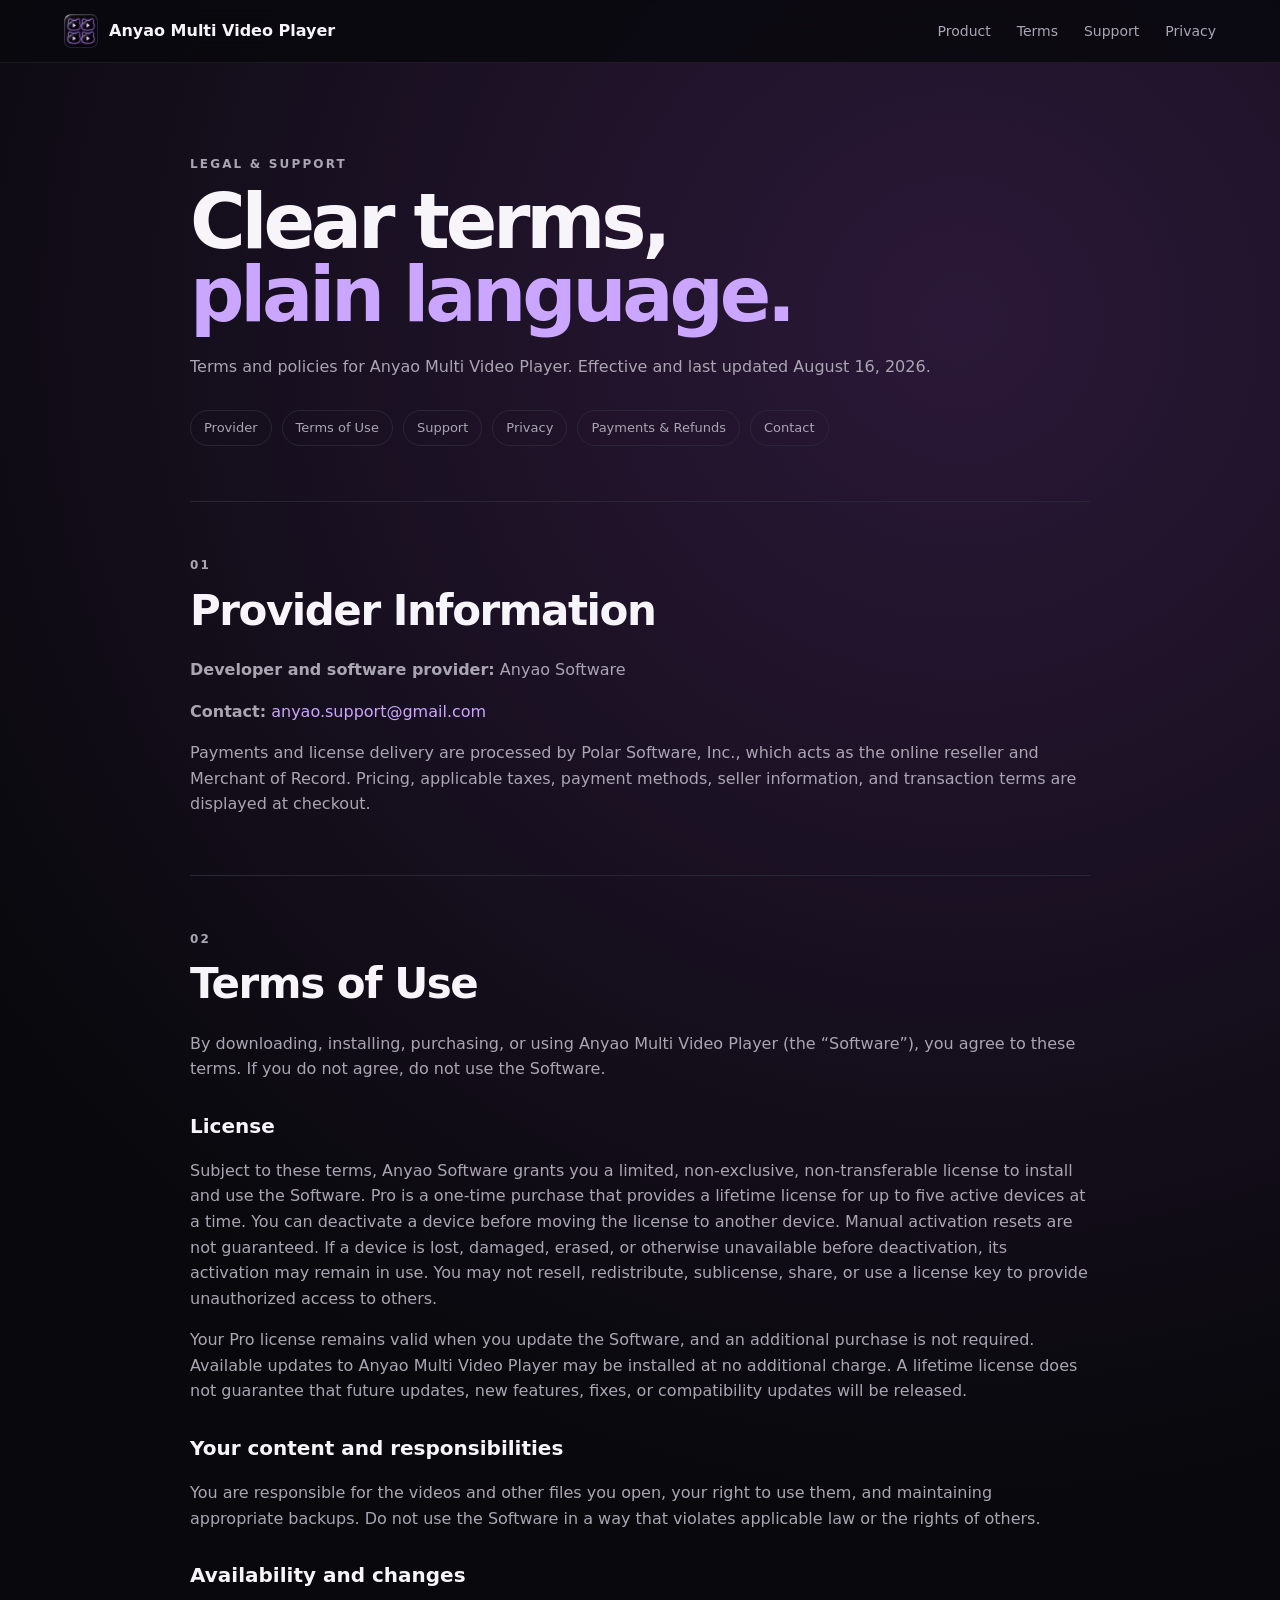
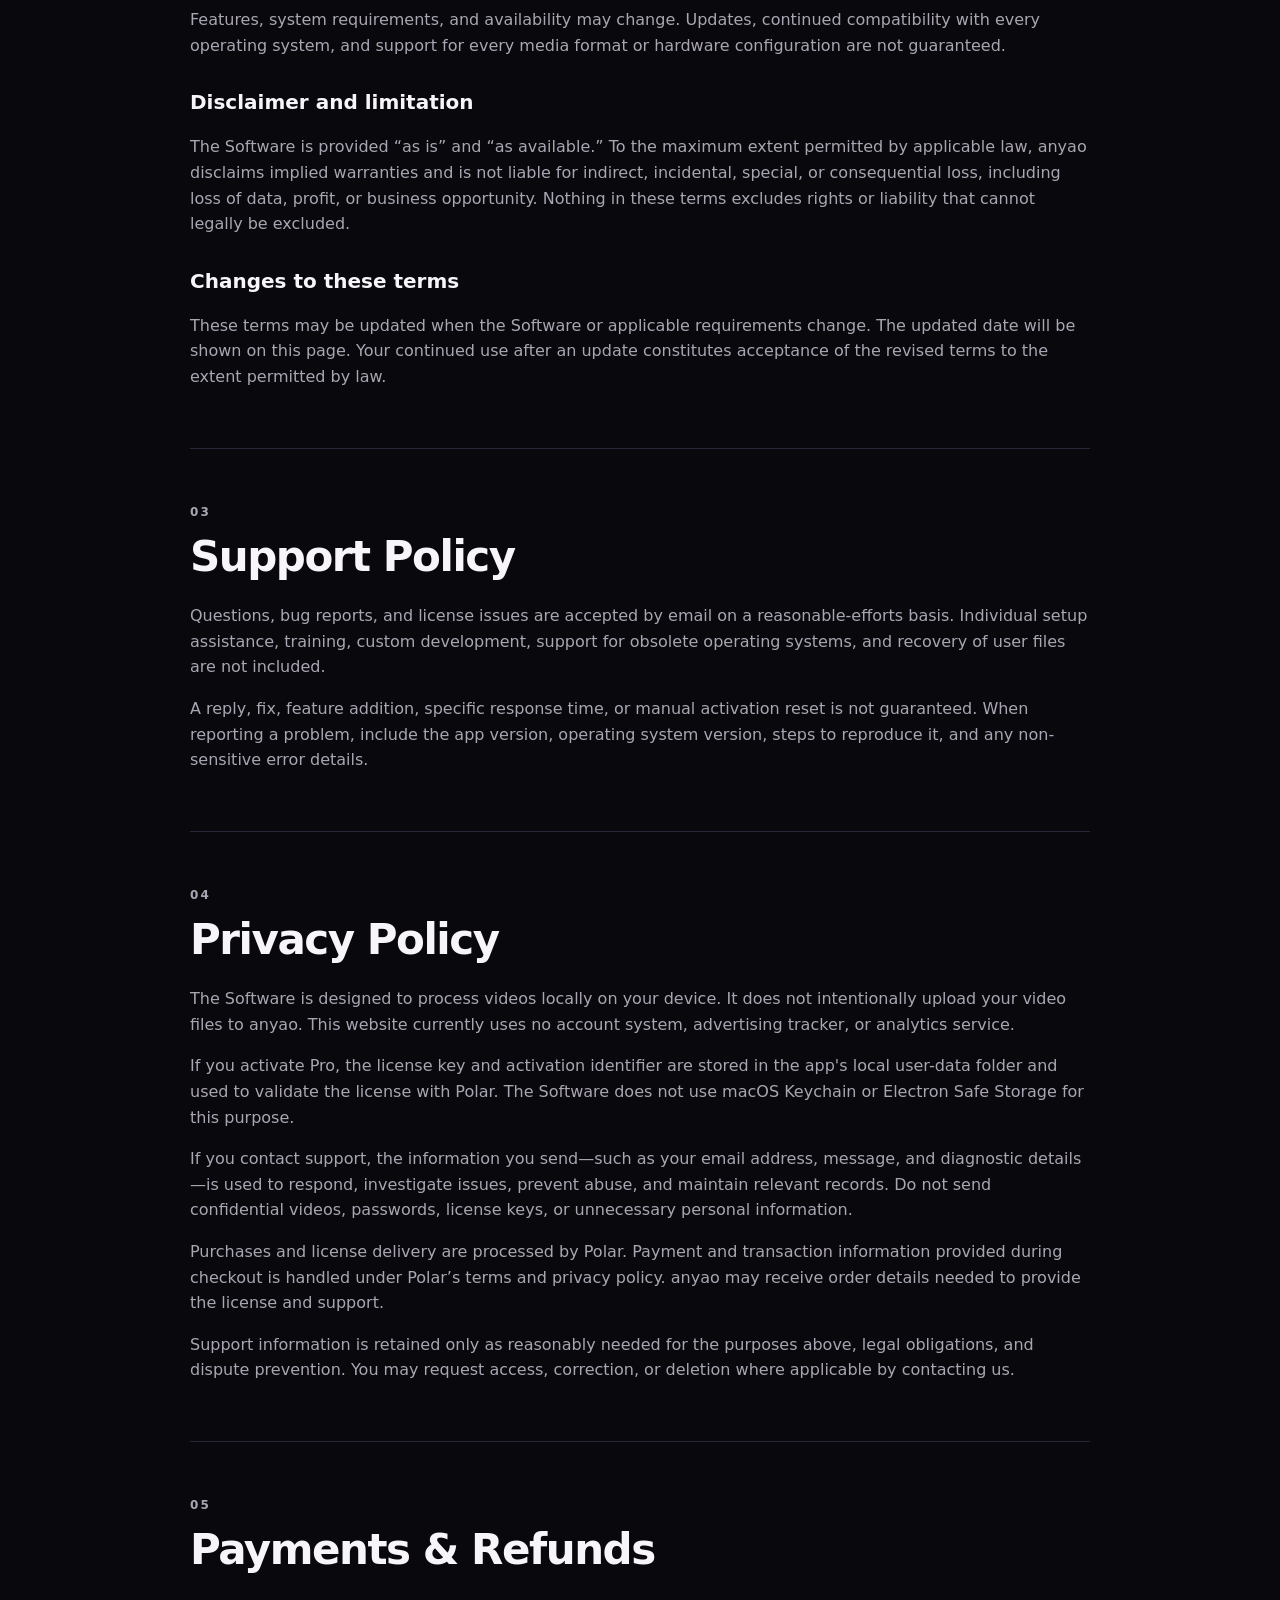
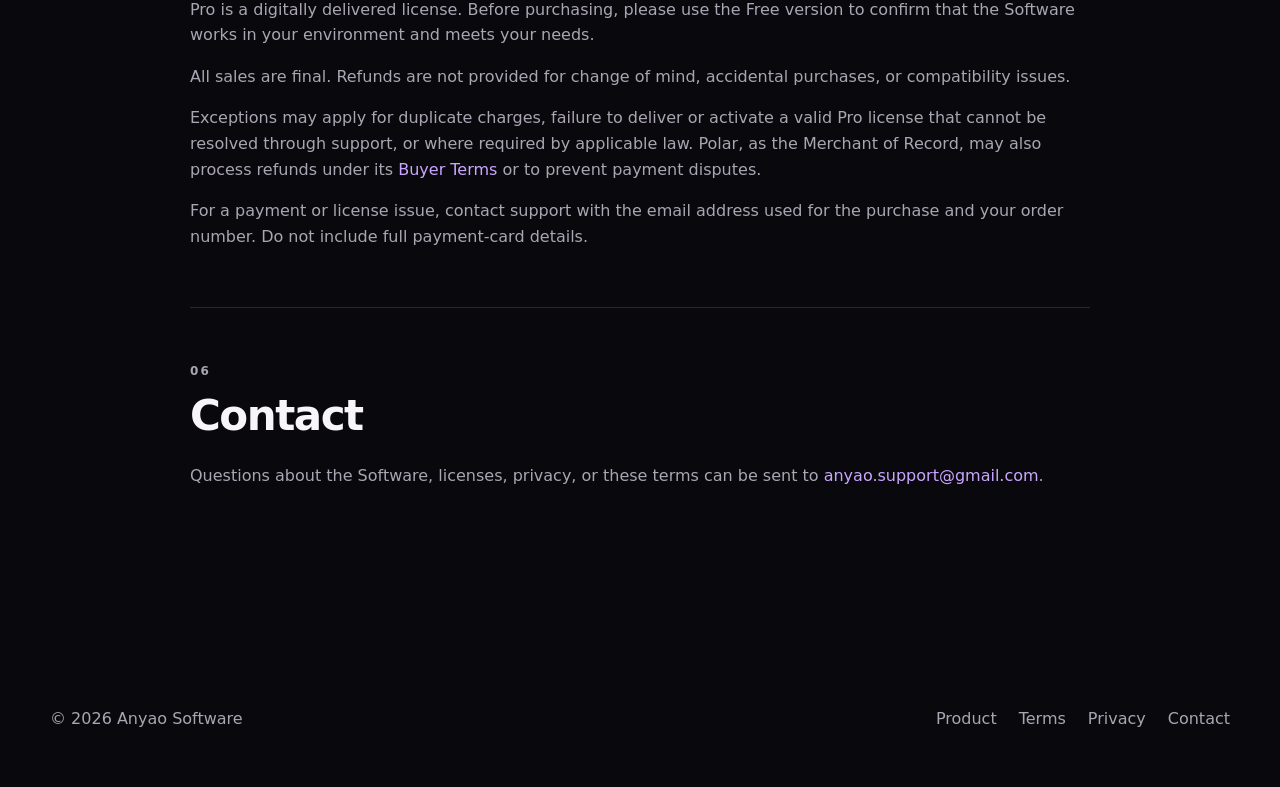
<file: legal.html>
<!doctype html>
<html lang="en">
  <head>
    <meta charset="UTF-8" />
    <meta name="viewport" content="width=device-width, initial-scale=1" />
    <meta name="description" content="Terms, privacy, support, refund policy, and commercial disclosure for Anyao Multi Video Player." />
    <meta name="robots" content="index, follow" />
    <meta name="theme-color" content="#08090c" />
    <title>Legal &amp; Support — Anyao Multi Video Player</title>
    <link rel="canonical" href="https://anyao3.github.io/anyao-multi-video-player-site/legal.html" />
    <link rel="sitemap" type="application/xml" href="https://anyao3.github.io/anyao-multi-video-player-site/sitemap.xml" />
    <link rel="icon" href="assets/app-icon.png" />
    <link rel="apple-touch-icon" href="assets/app-icon.png" />
    <meta property="og:type" content="website" />
    <meta property="og:locale" content="en_US" />
    <meta property="og:site_name" content="Anyao Multi Video Player" />
    <meta property="og:title" content="Legal &amp; Support — Anyao Multi Video Player" />
    <meta property="og:description" content="Terms of use, privacy policy, support policy, payment terms, and contact information for Anyao Multi Video Player." />
    <meta property="og:url" content="https://anyao3.github.io/anyao-multi-video-player-site/legal.html" />
    <meta property="og:image" content="https://anyao3.github.io/anyao-multi-video-player-site/assets/app-icon.png" />
    <meta property="og:image:alt" content="Anyao Multi Video Player application icon" />
    <meta name="twitter:card" content="summary" />
    <link rel="stylesheet" href="styles.css?v=12" />
  </head>
  <body>
    <header class="nav">
      <a class="brand" href="index.html"><img src="assets/app-icon.png" alt="" />Anyao Multi Video Player</a>
      <nav><a href="index.html">Product</a><a href="#terms">Terms</a><a href="#support">Support</a><a href="#privacy">Privacy</a></nav>
    </header>

    <main class="legal">
      <header class="legal-intro">
        <p class="eyebrow">LEGAL &amp; SUPPORT</p>
        <h1>Clear terms,<br /><span>plain language.</span></h1>
        <p>Terms and policies for Anyao Multi Video Player. Effective and last updated August 16, 2026.</p>
        <div class="legal-toc"><a href="#provider">Provider</a><a href="#terms">Terms of Use</a><a href="#support">Support</a><a href="#privacy">Privacy</a><a href="#payments">Payments &amp; Refunds</a><a href="#contact">Contact</a></div>
      </header>

      <section id="provider" class="legal-section">
        <p class="eyebrow">01</p><h2>Provider Information</h2>
        <p><strong>Developer and software provider:</strong> Anyao Software</p>
        <p><strong>Contact:</strong> <a href="mailto:anyao.support@gmail.com">anyao.support@gmail.com</a></p>
        <p>Payments and license delivery are processed by Polar Software, Inc., which acts as the online reseller and Merchant of Record. Pricing, applicable taxes, payment methods, seller information, and transaction terms are displayed at checkout.</p>
      </section>

      <section id="terms" class="legal-section">
        <p class="eyebrow">02</p><h2>Terms of Use</h2>
        <p>By downloading, installing, purchasing, or using Anyao Multi Video Player (the “Software”), you agree to these terms. If you do not agree, do not use the Software.</p>
        <h3>License</h3>
        <p>Subject to these terms, Anyao Software grants you a limited, non-exclusive, non-transferable license to install and use the Software. Pro is a one-time purchase that provides a lifetime license for up to five active devices at a time. You can deactivate a device before moving the license to another device. Manual activation resets are not guaranteed. If a device is lost, damaged, erased, or otherwise unavailable before deactivation, its activation may remain in use. You may not resell, redistribute, sublicense, share, or use a license key to provide unauthorized access to others.</p>
        <p>Your Pro license remains valid when you update the Software, and an additional purchase is not required. Available updates to Anyao Multi Video Player may be installed at no additional charge. A lifetime license does not guarantee that future updates, new features, fixes, or compatibility updates will be released.</p>
        <h3>Your content and responsibilities</h3>
        <p>You are responsible for the videos and other files you open, your right to use them, and maintaining appropriate backups. Do not use the Software in a way that violates applicable law or the rights of others.</p>
        <h3>Availability and changes</h3>
        <p>Features, system requirements, and availability may change. Updates, continued compatibility with every operating system, and support for every media format or hardware configuration are not guaranteed.</p>
        <h3>Disclaimer and limitation</h3>
        <p>The Software is provided “as is” and “as available.” To the maximum extent permitted by applicable law, anyao disclaims implied warranties and is not liable for indirect, incidental, special, or consequential loss, including loss of data, profit, or business opportunity. Nothing in these terms excludes rights or liability that cannot legally be excluded.</p>
        <h3>Changes to these terms</h3>
        <p>These terms may be updated when the Software or applicable requirements change. The updated date will be shown on this page. Your continued use after an update constitutes acceptance of the revised terms to the extent permitted by law.</p>
      </section>

      <section id="support" class="legal-section">
        <p class="eyebrow">03</p><h2>Support Policy</h2>
        <p>Questions, bug reports, and license issues are accepted by email on a reasonable-efforts basis. Individual setup assistance, training, custom development, support for obsolete operating systems, and recovery of user files are not included.</p>
        <p>A reply, fix, feature addition, specific response time, or manual activation reset is not guaranteed. When reporting a problem, include the app version, operating system version, steps to reproduce it, and any non-sensitive error details.</p>
      </section>

      <section id="privacy" class="legal-section">
        <p class="eyebrow">04</p><h2>Privacy Policy</h2>
        <p>The Software is designed to process videos locally on your device. It does not intentionally upload your video files to anyao. This website currently uses no account system, advertising tracker, or analytics service.</p>
        <p>If you activate Pro, the license key and activation identifier are stored in the app's local user-data folder and used to validate the license with Polar. The Software does not use macOS Keychain or Electron Safe Storage for this purpose.</p>
        <p>If you contact support, the information you send—such as your email address, message, and diagnostic details—is used to respond, investigate issues, prevent abuse, and maintain relevant records. Do not send confidential videos, passwords, license keys, or unnecessary personal information.</p>
        <p>Purchases and license delivery are processed by Polar. Payment and transaction information provided during checkout is handled under Polar’s terms and privacy policy. anyao may receive order details needed to provide the license and support.</p>
        <p>Support information is retained only as reasonably needed for the purposes above, legal obligations, and dispute prevention. You may request access, correction, or deletion where applicable by contacting us.</p>
      </section>

      <section id="payments" class="legal-section">
        <p class="eyebrow">05</p><h2>Payments &amp; Refunds</h2>
        <p>Pro is a digitally delivered license. Before purchasing, please use the Free version to confirm that the Software works in your environment and meets your needs.</p>
        <p>All sales are final. Refunds are not provided for change of mind, accidental purchases, or compatibility issues.</p>
        <p>Exceptions may apply for duplicate charges, failure to deliver or activate a valid Pro license that cannot be resolved through support, or where required by applicable law. Polar, as the Merchant of Record, may also process refunds under its <a href="https://polar.sh/legal/checkout-buyer-terms" target="_blank" rel="noreferrer">Buyer Terms</a> or to prevent payment disputes.</p>
        <p>For a payment or license issue, contact support with the email address used for the purchase and your order number. Do not include full payment-card details.</p>
      </section>

      <section id="contact" class="legal-section">
        <p class="eyebrow">06</p><h2>Contact</h2>
        <p>Questions about the Software, licenses, privacy, or these terms can be sent to <a href="mailto:anyao.support@gmail.com">anyao.support@gmail.com</a>.</p>
      </section>
    </main>

    <footer><span>© 2026 Anyao Software</span><div class="footer-links"><a href="index.html">Product</a><a href="#terms">Terms</a><a href="#privacy">Privacy</a><a href="mailto:anyao.support@gmail.com">Contact</a></div></footer>
  </body>
</html>
</file>
<file: styles.css>
:root { color-scheme: dark; --bg:#09090d; --panel:#12121a; --line:#292735; --text:#f7f4fa; --muted:#aaa5b2; --violet:#caa6ff; --violet2:#8f61dc; }
* { box-sizing:border-box; }
html { scroll-behavior:smooth; }
body { margin:0; background:radial-gradient(circle at 75% 8%,#2b1838 0,transparent 31%),var(--bg); color:var(--text); font:16px/1.6 Inter,ui-sans-serif,system-ui,-apple-system,sans-serif; }
a { color:inherit; text-decoration:none; }
.nav { position:sticky; top:0; z-index:5; display:flex; align-items:center; justify-content:space-between; padding:14px clamp(20px,5vw,72px); border-bottom:1px solid #ffffff12; background:#09090dd9; backdrop-filter:blur(18px); }
.brand { display:flex; align-items:center; gap:11px; font-weight:750; }
.brand img { width:34px; height:34px; }
nav { display:flex; gap:26px; color:var(--muted); font-size:14px; }
.nav-actions { display:flex; align-items:center; gap:20px; }
.language-picker select { min-height:36px; padding:6px 28px 6px 10px; border:1px solid var(--line); border-radius:8px; outline:none; background:#15131d; color:var(--text); cursor:pointer; }
.language-picker select:focus-visible { border-color:var(--violet); }
.sr-only { position:absolute; width:1px; height:1px; overflow:hidden; margin:-1px; padding:0; border:0; clip:rect(0,0,0,0); white-space:nowrap; }
.hero,.section,footer { width:min(1180px,calc(100% - 40px)); margin:auto; }
.hero { min-height:720px; display:grid; grid-template-columns:1.15fr .85fr; align-items:center; gap:8vw; padding:90px 0; }
.eyebrow { color:var(--violet); font-size:12px; font-weight:800; letter-spacing:.18em; }
h1 { margin:12px 0 22px; font-size:clamp(52px,7vw,92px); line-height:.96; letter-spacing:-.055em; }
h1 span { color:var(--violet); }
html[lang="ja"] h1 { font-size:clamp(46px,5.3vw,72px); line-height:1.05; letter-spacing:-.04em; }
html[lang="ja"] nav { gap:18px; font-size:13px; }
.lead { max-width:640px; color:var(--muted); font-size:clamp(18px,2vw,23px); }
.actions { display:flex; gap:12px; flex-wrap:wrap; margin:32px 0 13px; }
.button.is-disabled,.download-cta.is-disabled { border-color:#ffffff12; background:#17151b; color:#76717c; box-shadow:none; cursor:not-allowed; pointer-events:none; }
.button.is-disabled:hover,.download-cta.is-disabled:hover { border-color:#ffffff12; background:#17151b; transform:none; }
.download-cta.is-disabled small { color:#625e68; }
.download-cta.is-disabled svg { stroke:#625e68; }
.featured .download-cta.is-disabled { border-color:#ffffff12; background:#201b24; color:#8d8495; }
.featured .download-cta.is-disabled small,.featured .download-cta.is-disabled svg { color:#6d6574; stroke:#6d6574; }
.availability-notice { display:flex; width:fit-content; max-width:600px; flex-direction:column; gap:3px; margin:17px 0; padding:11px 14px; border:1px solid #9b70c84a; border-radius:10px; background:#24182f8c; color:#aaa1b0; font-size:13px; line-height:1.45; }
.availability-notice strong { color:#d8b9ff; }
.button { display:inline-flex; min-height:50px; align-items:center; justify-content:center; padding:0 23px; border:1px solid var(--line); border-radius:12px; font-weight:750; transition:.2s; }
.button:hover { transform:translateY(-2px); border-color:var(--violet); }
.primary { color:#130e18; border:0; background:linear-gradient(135deg,#e0c7ff,var(--violet2)); }
.secondary { background:#15131d; }
.note { color:#817c89; font-size:13px; }
.visual { display:grid; place-items:center; aspect-ratio:1; border:1px solid #ffffff14; border-radius:30%; background:radial-gradient(circle,#9c6ad633,transparent 68%); box-shadow:0 40px 100px #0009; }
.visual img { width:82%; filter:drop-shadow(0 28px 30px #000b); }
.showcase { width:min(1400px,calc(100% - 40px)); margin:0 auto; padding:30px 0 80px; text-align:center; }
.showcase-copy { width:min(820px,100%); margin:0 auto 38px; }
.showcase-copy h2 { margin-right:auto; margin-left:auto; }
.showcase-copy p:last-child { max-width:720px; margin:0 auto; color:var(--muted); font-size:18px; }
.app-overview { margin:0; overflow:hidden; border:1px solid #ffffff1f; border-radius:24px; background:#08090e; box-shadow:0 45px 120px #000b,0 0 80px #8f61dc1f; }
.app-overview img { display:block; width:100%; height:auto; }
.section { padding:100px 0; }
h2 { max-width:800px; margin:7px 0 42px; font-size:clamp(34px,5vw,58px); line-height:1.08; letter-spacing:-.035em; }
.feature-section { padding-top:76px; padding-bottom:76px; }
.feature-section h2 { margin-bottom:28px; }
.cards { display:grid; grid-template-columns:repeat(4,1fr); gap:10px; }
.cards article,.cards .feature-highlight,.cards .paging-feature { position:relative; display:block; min-height:158px; overflow:hidden; padding:19px 20px; border:1px solid #353142; border-radius:15px; background:radial-gradient(circle at 100% 0,#9b5de51c,transparent 42%),linear-gradient(145deg,#171621,#0e0e14); }
.feature-tag { display:inline-flex; min-height:22px; align-items:center; margin-bottom:13px; padding:4px 8px; border:1px solid #bd83ef55; border-radius:999px; background:#8f61dc1d; color:#dcbcff; font:800 9px/1 ui-monospace,SFMono-Regular,Consolas,monospace; letter-spacing:.08em; }
.cards h3 { margin-bottom:5px; font-size:18px; }
.cards p { margin:0; font-size:14px; line-height:1.48; }
.pager-demo { display:flex; width:fit-content; align-items:center; gap:5px; margin-top:12px; padding:5px; border:1px solid #ffffff20; border-radius:8px; background:#0b0c10df; white-space:nowrap; }
.pager-demo span { display:grid; width:27px; height:25px; place-items:center; border:1px solid #45414e; border-radius:5px; background:#1a1821; color:#f7f4fa; font-size:13px; }
.pager-demo strong { padding:0 4px; color:#c8c2cd; font:700 10px ui-monospace,monospace; }
h3 { margin:0 0 9px; font-size:20px; }
.cards p,.download-card p { color:var(--muted); }
.formats { scroll-margin-top:70px; }
.formats-heading { display:flex; align-items:end; justify-content:space-between; gap:40px; }
.formats-heading > p { max-width:440px; margin:0 0 43px; color:var(--muted); }
.format-table-wrap { overflow-x:auto; border:1px solid var(--line); border-radius:20px; background:linear-gradient(145deg,#171621,#0e0e14); }
.format-table th,.format-table td { text-align:center; vertical-align:middle; }
.format-table th:first-child { width:24%; }
.format-table th:last-child { width:22%; }
.compatibility { display:inline-flex; padding:5px 10px; border:1px solid; border-radius:999px; font-size:11px; font-weight:800; white-space:nowrap; }
.compatibility.best { border-color:#9a69df66; background:#8f61dc1f; color:var(--violet); }
.compatibility.good { border-color:#5f89cb66; background:#477bd51c; color:#9fc5ff; }
.compatibility.varies { border-color:#8b849566; background:#ffffff08; color:#aaa5b2; }
.format-note { margin:16px 4px 0; color:var(--muted); font-size:13px; }
.format-note strong { color:var(--text); }
.plans { text-align:center; }
.plans h2 { margin-left:auto; margin-right:auto; }
.table-wrap { overflow-x:auto; margin-bottom:15px; border:1px solid var(--line); border-radius:18px; background:var(--panel); text-align:left; }
table { width:100%; border-collapse:collapse; }
th,td { padding:18px 22px; border-bottom:1px solid var(--line); }
th { color:var(--violet); }
tr:last-child td { border:0; }
.plans .button { margin-top:22px; }
.legal-note { margin:14px 0 0; color:var(--muted); font-size:13px; }
.legal-note a,.legal a,.footer-links a:hover { color:var(--violet); }
.downloads { scroll-margin-top:70px; }
.download-heading { display:flex; align-items:end; justify-content:space-between; gap:30px; }
.download-heading > p { max-width:330px; margin:0 0 48px; color:var(--muted); text-align:right; }
.download-grid { display:grid; grid-template-columns:repeat(3,1fr); gap:14px; }
.download-card { position:relative; display:flex; min-height:310px; overflow:hidden; align-items:stretch; flex-direction:column; gap:23px; padding:28px 25px 25px; border:1px solid var(--line); border-radius:24px; background:linear-gradient(155deg,#1a1824 0,#0d0d13 65%); box-shadow:0 18px 60px #0003; transition:transform .2s,border-color .2s; }
.download-card:hover { transform:translateY(-4px); border-color:#ffffff30; }
.download-card.featured { border-color:#9a69df88; background:radial-gradient(circle at 80% 0,#8f61dc36,transparent 38%),linear-gradient(155deg,#1d1929,#0d0d13 68%); }
.download-card.windows-card { background:radial-gradient(circle at 90% 0,#477bd526,transparent 35%),linear-gradient(155deg,#171a25,#0d0d13 68%); }
.recommended { position:absolute; z-index:2; top:12px; right:12px; padding:5px 10px; border:1px solid #caa6ff55; border-radius:999px; background:#120d19cc; color:var(--violet); font-size:10px; font-weight:800; letter-spacing:.06em; text-transform:uppercase; backdrop-filter:blur(8px); }
.download-card .platform { display:block; margin-bottom:3px; color:#d9bfff; font-size:15px; font-weight:850; letter-spacing:.08em; text-transform:uppercase; }
.download-card h3 { margin:4px 0 6px; font-size:27px; letter-spacing:-.02em; }
.download-card p { min-height:52px; margin:0; color:var(--muted); }
.download-meta { display:flex; flex-wrap:wrap; gap:7px; }
.download-meta span { padding:5px 9px; border:1px solid #ffffff12; border-radius:7px; background:#ffffff08; color:#aaa5b2; font-size:11px; font-weight:700; }
.download-cta { position:relative; display:flex; min-height:68px; align-items:center; justify-content:center; flex-direction:column; margin-top:auto; padding:11px 50px; border:1px solid #ffffff1c; border-radius:14px; background:#ffffff0a; text-align:center; transition:.2s; }
.download-cta:hover { border-color:var(--violet); background:#ffffff10; }
.download-cta > span { font-size:18px; font-weight:800; line-height:1.2; }
.download-cta small { margin-top:3px; color:#817c89; font-size:12px; }
.download-cta svg { position:absolute; top:50%; right:17px; width:23px; height:23px; fill:none; stroke:var(--violet); stroke-linecap:round; stroke-linejoin:round; stroke-width:1.8; transform:translateY(-50%); }
.featured .download-cta { color:#130e18; border-color:transparent; background:linear-gradient(135deg,#e0c7ff,var(--violet2)); }
.featured .download-cta small { color:#362647; }
.featured .download-cta svg { stroke:#362647; }
.mac-download-dialog { width:min(610px,calc(100% - 32px)); padding:34px; border:1px solid #9a69df77; border-radius:22px; background:linear-gradient(145deg,#1c1826,#0d0d13); color:var(--text); box-shadow:0 30px 100px #000c; }
.mac-download-dialog::backdrop { background:#050509c9; backdrop-filter:blur(7px); }
.mac-download-dialog h2 { margin:7px 35px 18px 0; font-size:clamp(30px,5vw,43px); }
.mac-download-dialog > p:not(.eyebrow) { color:var(--muted); line-height:1.65; }
.mac-download-dialog .dialog-note { font-size:12px; }
.dialog-close { position:absolute; top:16px; right:17px; width:34px; height:34px; padding:0; border:1px solid var(--line); border-radius:50%; background:#ffffff08; color:var(--muted); font-size:23px; cursor:pointer; }
.dialog-actions { display:flex; gap:10px; margin:24px 0 18px; }
.dialog-actions button,.dialog-actions a { display:inline-flex; min-height:48px; align-items:center; justify-content:center; padding:10px 17px; border:1px solid #ffffff20; border-radius:11px; font:inherit; font-weight:800; cursor:pointer; }
.copy-command { background:#ffffff08; color:var(--text); }
.dialog-download { background:linear-gradient(135deg,#e0c7ff,var(--violet2)); color:#170e1c; }
.dialog-help { color:var(--violet); font-size:13px; font-weight:700; }
.setup-section { scroll-margin-top:70px; }
.setup-grid { display:grid; grid-template-columns:repeat(2,minmax(0,1fr)); gap:18px; }
.setup-copy { padding:30px; border:1px solid var(--line); border-radius:18px; background:linear-gradient(145deg,#171621,#0e0e14); }
.setup-copy h3 { font-size:24px; }
.setup-copy h3 + p { color:var(--muted); font-size:18px; }
.setup-copy ol { margin:25px 0; padding-left:22px; }
.setup-copy li { margin:10px 0; }
.command-block { position:relative; margin:20px 0; }
.command-block .command { margin:0; padding-right:58px; }
.command { overflow-x:auto; margin:20px 0; padding:16px 18px; border:1px solid var(--line); border-radius:12px; background:#08090e; color:#e4d2ff; font-size:13px; line-height:1.5; text-align:left; }
.command-copy-button { position:absolute; top:9px; right:9px; display:grid; width:38px; height:38px; place-items:center; padding:0; border:1px solid #ffffff24; border-radius:9px; background:#18151f; color:#d8b9ff; font-size:21px; line-height:1; cursor:pointer; transition:border-color .2s,background .2s,color .2s,transform .2s; }
.command-copy-button:hover { border-color:var(--violet); background:#241b30; color:#fff; }
.command-copy-button:focus-visible { outline:2px solid var(--violet); outline-offset:2px; }
.command-copy-button:active { transform:scale(.94); }
.command-copy-button.is-copied { border-color:#72d5aa; background:#123126; color:#8ee8be; }
.text-link { color:var(--violet); font-weight:700; }
.faq { scroll-margin-top:70px; }
.faq-list { border-top:1px solid var(--line); }
.faq details { border-bottom:1px solid var(--line); }
.faq summary { padding:22px 4px; cursor:pointer; font-size:18px; font-weight:700; }
.faq details p { max-width:850px; margin:0 0 24px; color:var(--muted); }
.faq details a { color:var(--violet); }
footer { display:flex; justify-content:space-between; padding:40px 0 55px; color:var(--muted); }
.footer-links { display:flex; flex-wrap:wrap; justify-content:flex-end; gap:10px 22px; }
.legal { width:min(900px,calc(100% - 40px)); margin:0 auto; padding:80px 0 120px; }
.legal-intro { margin-bottom:55px; }
.legal-intro h1 { font-size:clamp(44px,7vw,76px); }
.legal-intro p,.legal-section p,.legal-section li { color:var(--muted); }
.legal-toc { display:flex; flex-wrap:wrap; gap:10px; margin:30px 0 0; }
.legal-toc a { padding:7px 13px; border:1px solid var(--line); border-radius:999px; color:var(--muted); font-size:13px; }
.legal-section { padding:42px 0; border-top:1px solid var(--line); scroll-margin-top:85px; }
.legal-section h2 { margin-bottom:24px; font-size:clamp(28px,4vw,42px); }
.legal-section h3 { margin-top:28px; }
.legal-section ul { padding-left:22px; }
@media (max-width:1050px) { .cards { grid-template-columns:repeat(3,1fr); } }
@media (max-width:800px) { nav { display:none; } .nav-actions { gap:0; } .brand { font-size:13px; } .brand img { width:30px; height:30px; } .hero { min-height:auto; grid-template-columns:1fr; padding-top:70px; } .visual { width:min(480px,100%); margin:auto; } .showcase { padding-top:10px; } .showcase-copy p:last-child { font-size:16px; } .app-overview { border-radius:14px; } .cards { grid-template-columns:repeat(2,1fr); } .download-grid,.setup-grid { grid-template-columns:1fr; } .formats-heading,.download-heading { align-items:flex-start; flex-direction:column; gap:0; } .formats-heading > p,.download-heading > p { margin:-25px 0 35px; text-align:left; } .download-card { min-height:280px; } .mac-download-dialog { padding:26px 20px; } .dialog-actions { flex-direction:column; } .setup-copy { padding:24px; } footer { align-items:flex-start; flex-direction:column; gap:18px; } .footer-links { justify-content:flex-start; } .legal { padding-top:55px; } }
@media (max-width:580px) { .cards { grid-template-columns:1fr; } .cards article,.cards .feature-highlight,.cards .paging-feature { min-height:0; } }
</file>
